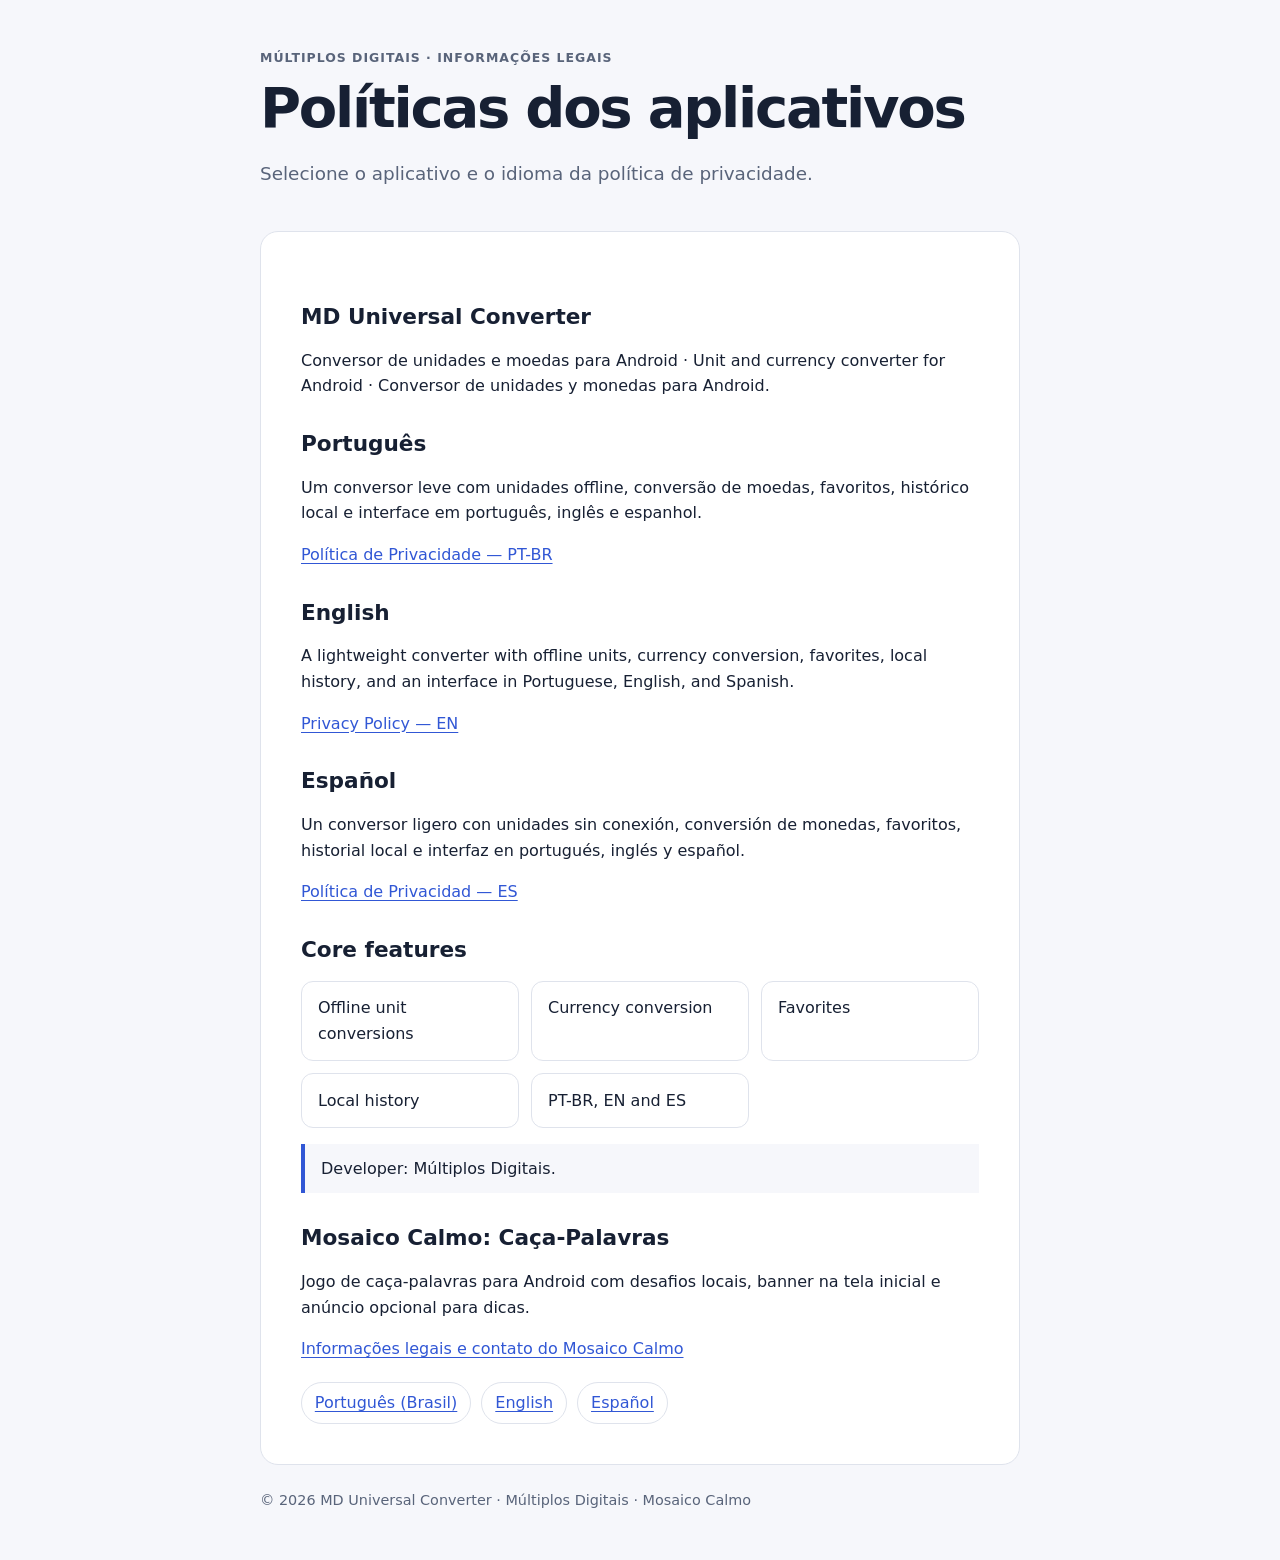
<file: index.html>
<!doctype html>
<html lang="pt-BR">
<head>
  <meta charset="utf-8">
  <meta name="viewport" content="width=device-width, initial-scale=1">
  <meta name="description" content="Informações legais e políticas de privacidade dos aplicativos Múltiplos Digitais.">
  <title>Múltiplos Digitais — Informações legais</title>
  <link rel="stylesheet" href="styles.css">
</head>
<body>
  <header>
    <p class="eyebrow">Múltiplos Digitais · Informações legais</p>
    <h1>Políticas dos aplicativos</h1>
    <p class="lead">Selecione o aplicativo e o idioma da política de privacidade.</p>
  </header>
  <main>
    <h2>MD Universal Converter</h2>
    <p>Conversor de unidades e moedas para Android · Unit and currency converter for Android · Conversor de unidades y monedas para Android.</p>
    <section lang="pt-BR" aria-labelledby="pt-title">
      <h2 id="pt-title">Português</h2>
      <p>Um conversor leve com unidades offline, conversão de moedas, favoritos, histórico local e interface em português, inglês e espanhol.</p>
      <p><a href="privacy/pt-br/">Política de Privacidade — PT-BR</a></p>
    </section>
    <section lang="en" aria-labelledby="en-title">
      <h2 id="en-title">English</h2>
      <p>A lightweight converter with offline units, currency conversion, favorites, local history, and an interface in Portuguese, English, and Spanish.</p>
      <p><a href="privacy/en/">Privacy Policy — EN</a></p>
    </section>
    <section lang="es" aria-labelledby="es-title">
      <h2 id="es-title">Español</h2>
      <p>Un conversor ligero con unidades sin conexión, conversión de monedas, favoritos, historial local e interfaz en portugués, inglés y español.</p>
      <p><a href="privacy/es/">Política de Privacidad — ES</a></p>
    </section>
    <h2>Core features</h2>
    <ul class="feature-list">
      <li>Offline unit conversions</li>
      <li>Currency conversion</li>
      <li>Favorites</li>
      <li>Local history</li>
      <li>PT-BR, EN and ES</li>
    </ul>
    <p class="notice">Developer: Múltiplos Digitais.</p>
    <section aria-labelledby="mosaico-title">
      <h2 id="mosaico-title">Mosaico Calmo: Caça-Palavras</h2>
      <p>Jogo de caça-palavras para Android com desafios locais, banner na tela inicial e anúncio opcional para dicas.</p>
      <p><a href="mosaico-calmo/">Informações legais e contato do Mosaico Calmo</a></p>
      <nav class="language-nav" aria-label="Políticas de privacidade do Mosaico Calmo">
        <a href="mosaico-calmo/privacy/pt-br/" lang="pt-BR">Português (Brasil)</a>
        <a href="mosaico-calmo/privacy/en/" lang="en">English</a>
        <a href="mosaico-calmo/privacy/es/" lang="es">Español</a>
      </nav>
    </section>
  </main>
  <footer>© 2026 MD Universal Converter · Múltiplos Digitais · Mosaico Calmo</footer>
</body>
</html>
</file>
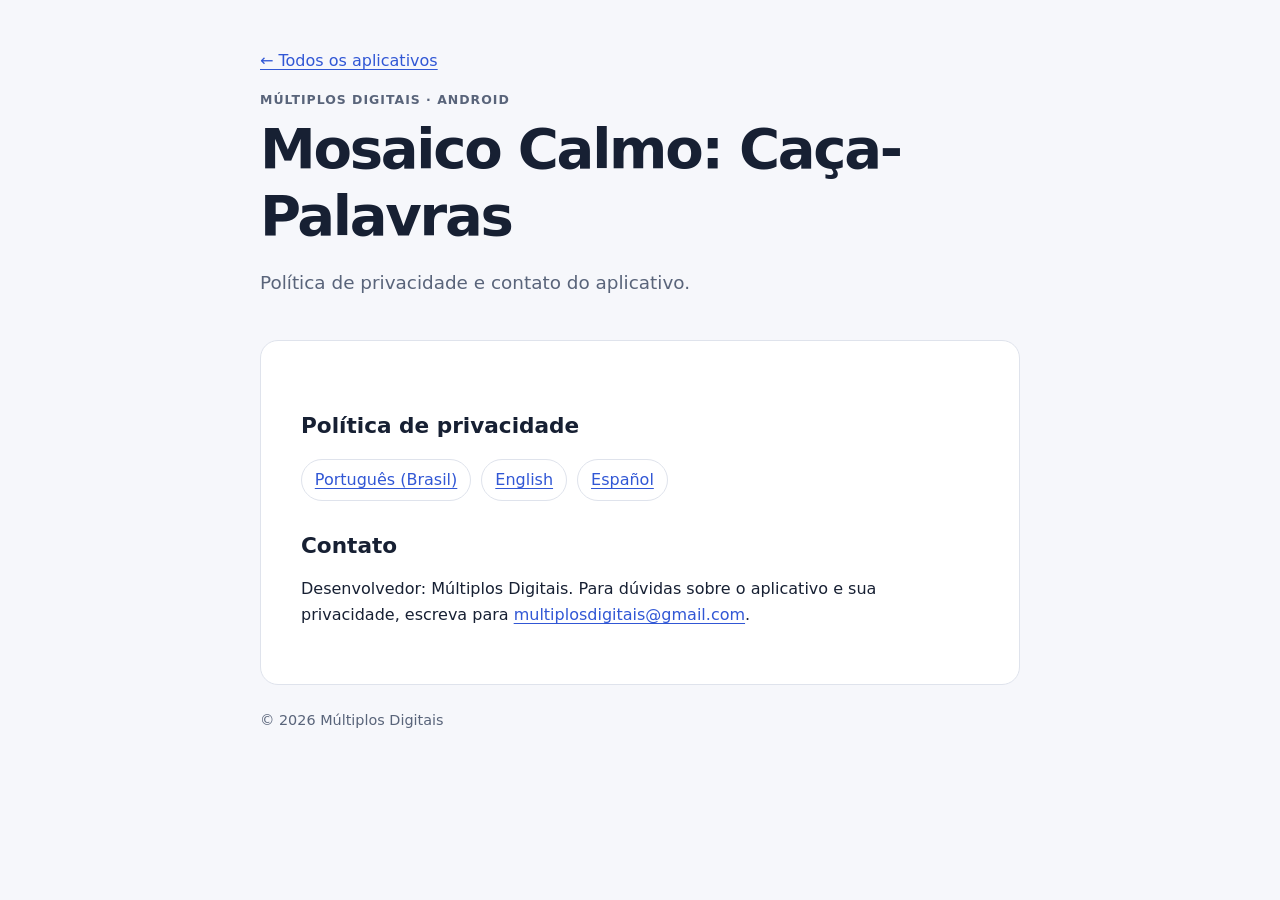
<file: mosaico-calmo/index.html>
<!doctype html>
<html lang="pt-BR">
<head>
  <meta charset="utf-8">
  <meta name="viewport" content="width=device-width, initial-scale=1">
  <meta name="description" content="Informações legais, contato e políticas de privacidade do Mosaico Calmo: Caça-Palavras.">
  <title>Mosaico Calmo: Caça-Palavras — Informações legais</title>
  <link rel="stylesheet" href="../styles.css">
</head>
<body>
  <header>
    <a class="back" href="../">← Todos os aplicativos</a>
    <p class="eyebrow">Múltiplos Digitais · Android</p>
    <h1>Mosaico Calmo: Caça-Palavras</h1>
    <p class="lead">Política de privacidade e contato do aplicativo.</p>
  </header>
  <main>
    <h2>Política de privacidade</h2>
    <nav class="language-nav" aria-label="Escolha o idioma da política de privacidade">
      <a href="privacy/pt-br/" lang="pt-BR">Português (Brasil)</a>
      <a href="privacy/en/" lang="en">English</a>
      <a href="privacy/es/" lang="es">Español</a>
    </nav>
    <h2>Contato</h2>
    <p>Desenvolvedor: Múltiplos Digitais. Para dúvidas sobre o aplicativo e sua privacidade, escreva para <a href="mailto:multiplosdigitais@gmail.com">multiplosdigitais@gmail.com</a>.</p>
  </main>
  <footer>© 2026 Múltiplos Digitais</footer>
</body>
</html>
</file>
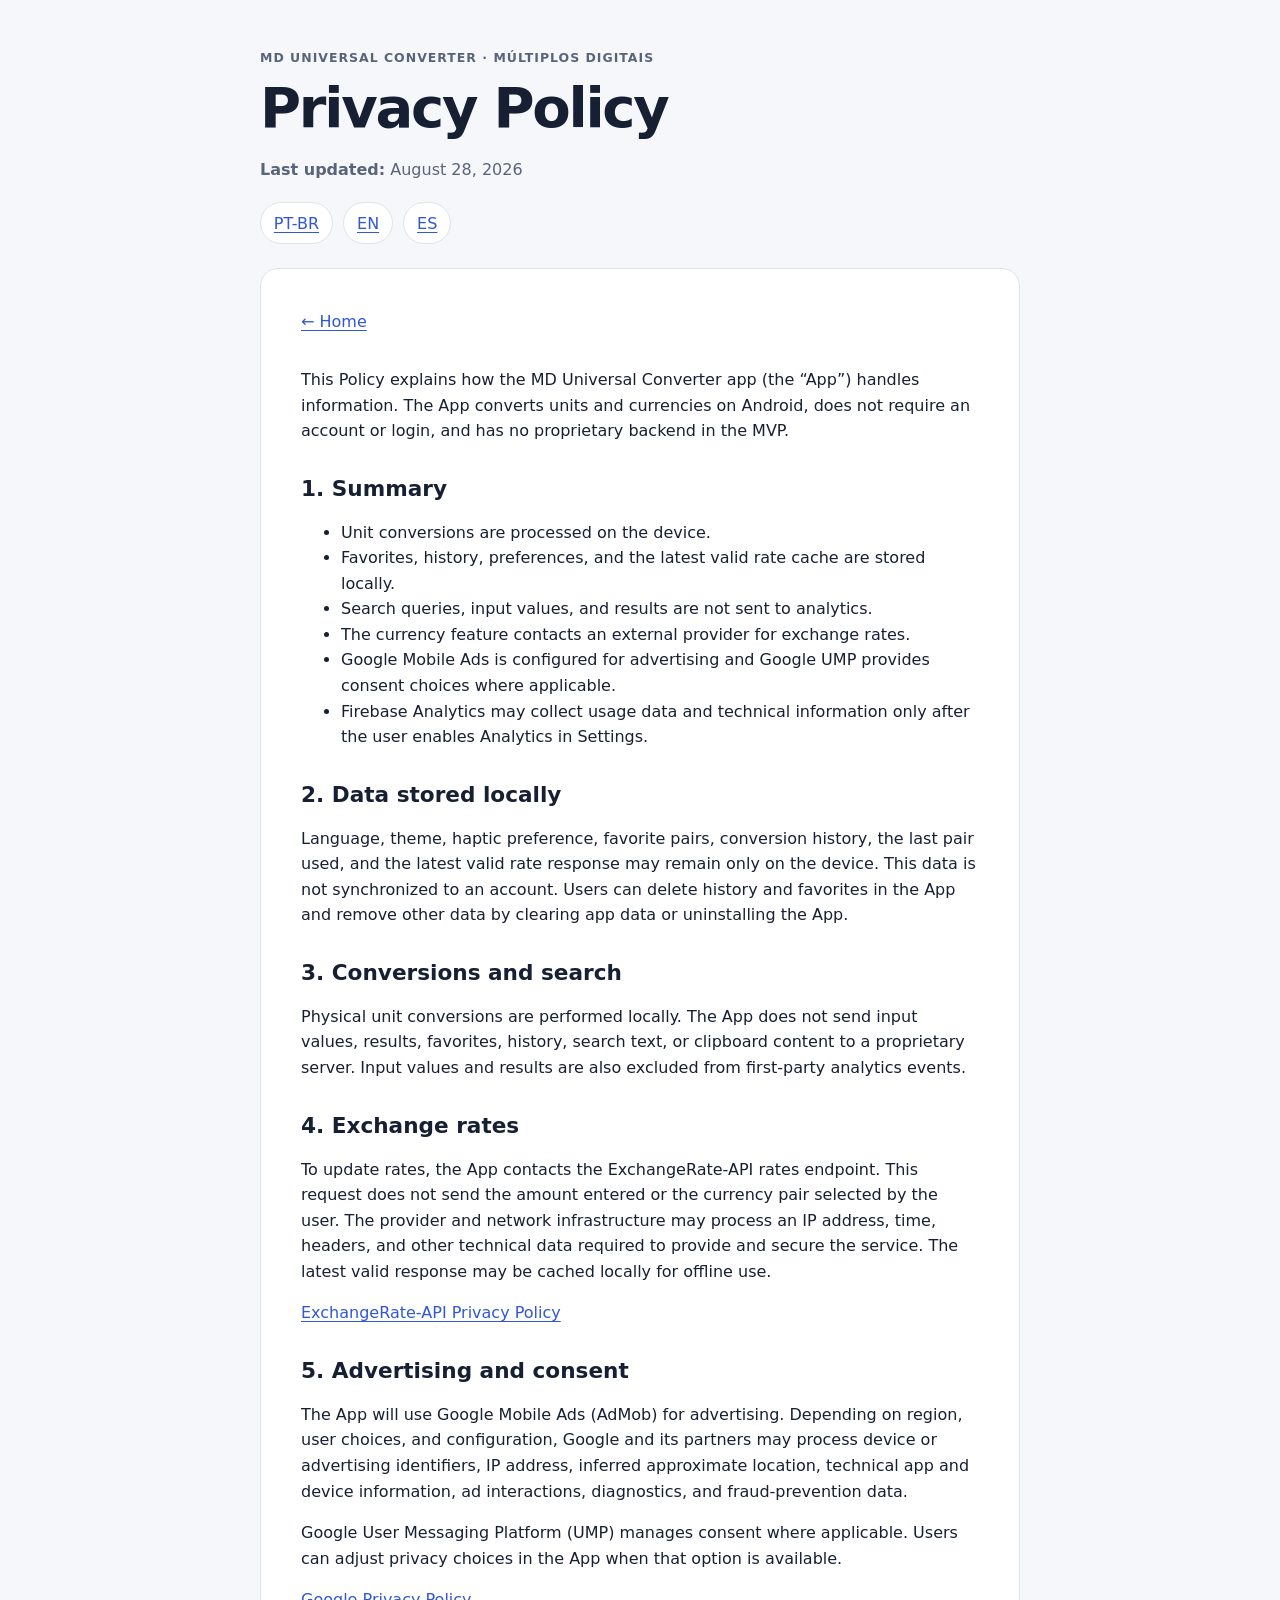
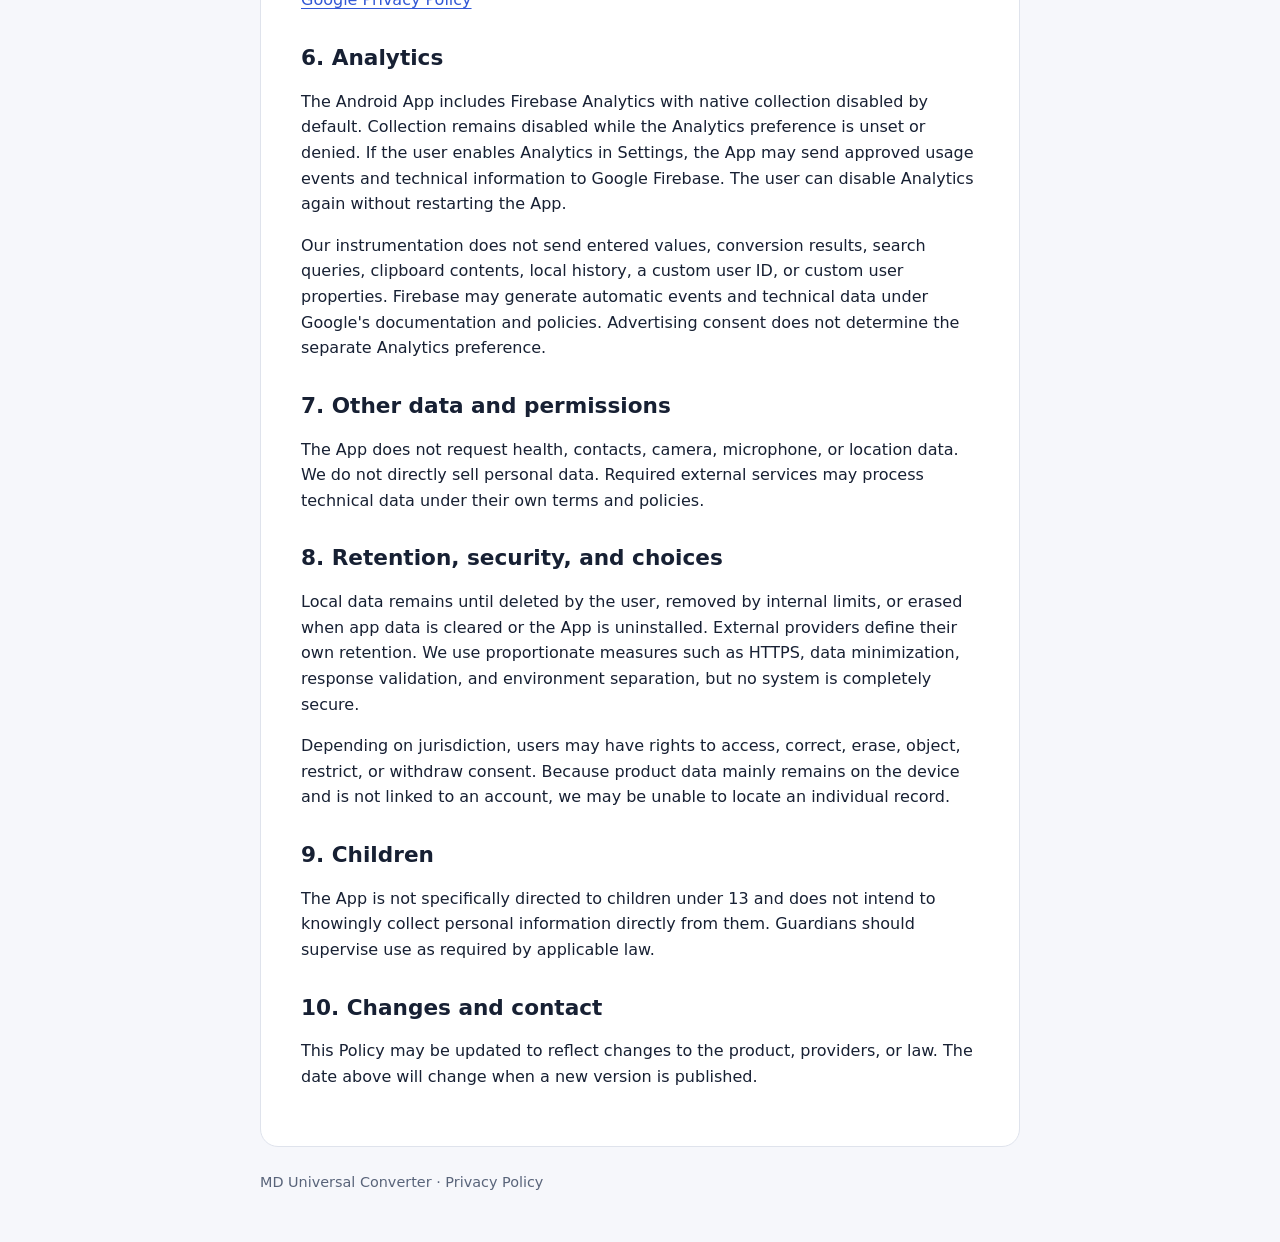
<file: privacy/en/index.html>
<!doctype html>
<html lang="en">
<head>
  <meta charset="utf-8">
  <meta name="viewport" content="width=device-width, initial-scale=1">
  <meta name="description" content="Privacy Policy for the MD Universal Converter Android app.">
  <title>Privacy Policy — MD Universal Converter</title>
  <link rel="stylesheet" href="../../styles.css">
</head>
<body>
  <header>
    <p class="eyebrow">MD Universal Converter · Múltiplos Digitais</p>
    <h1>Privacy Policy</h1>
    <p class="updated"><strong>Last updated:</strong> August 28, 2026</p>
    <nav class="language-nav" aria-label="Policy languages">
      <a href="../pt-br/">PT-BR</a><a href="../en/" aria-current="page">EN</a><a href="../es/">ES</a>
    </nav>
  </header>
  <main>
    <a class="back" href="../../">← Home</a>
    <p>This Policy explains how the MD Universal Converter app (the “App”) handles information. The App converts units and currencies on Android, does not require an account or login, and has no proprietary backend in the MVP.</p>

    <h2>1. Summary</h2>
    <ul>
      <li>Unit conversions are processed on the device.</li>
      <li>Favorites, history, preferences, and the latest valid rate cache are stored locally.</li>
      <li>Search queries, input values, and results are not sent to analytics.</li>
      <li>The currency feature contacts an external provider for exchange rates.</li>
      <li>Google Mobile Ads is configured for advertising and Google UMP provides consent choices where applicable.</li>
      <li>Firebase Analytics may collect usage data and technical information only after the user enables Analytics in Settings.</li>
    </ul>

    <h2>2. Data stored locally</h2>
    <p>Language, theme, haptic preference, favorite pairs, conversion history, the last pair used, and the latest valid rate response may remain only on the device. This data is not synchronized to an account. Users can delete history and favorites in the App and remove other data by clearing app data or uninstalling the App.</p>

    <h2>3. Conversions and search</h2>
    <p>Physical unit conversions are performed locally. The App does not send input values, results, favorites, history, search text, or clipboard content to a proprietary server. Input values and results are also excluded from first-party analytics events.</p>

    <h2>4. Exchange rates</h2>
    <p>To update rates, the App contacts the ExchangeRate-API rates endpoint. This request does not send the amount entered or the currency pair selected by the user. The provider and network infrastructure may process an IP address, time, headers, and other technical data required to provide and secure the service. The latest valid response may be cached locally for offline use.</p>
    <p><a href="https://www.exchangerate-api.com/privacy">ExchangeRate-API Privacy Policy</a></p>

    <h2>5. Advertising and consent</h2>
    <p>The App will use Google Mobile Ads (AdMob) for advertising. Depending on region, user choices, and configuration, Google and its partners may process device or advertising identifiers, IP address, inferred approximate location, technical app and device information, ad interactions, diagnostics, and fraud-prevention data.</p>
    <p>Google User Messaging Platform (UMP) manages consent where applicable. Users can adjust privacy choices in the App when that option is available.</p>
    <p><a href="https://policies.google.com/privacy">Google Privacy Policy</a></p>

    <h2>6. Analytics</h2>
    <p>The Android App includes Firebase Analytics with native collection disabled by default. Collection remains disabled while the Analytics preference is unset or denied. If the user enables Analytics in Settings, the App may send approved usage events and technical information to Google Firebase. The user can disable Analytics again without restarting the App.</p>
    <p>Our instrumentation does not send entered values, conversion results, search queries, clipboard contents, local history, a custom user ID, or custom user properties. Firebase may generate automatic events and technical data under Google's documentation and policies. Advertising consent does not determine the separate Analytics preference.</p>

    <h2>7. Other data and permissions</h2>
    <p>The App does not request health, contacts, camera, microphone, or location data. We do not directly sell personal data. Required external services may process technical data under their own terms and policies.</p>

    <h2>8. Retention, security, and choices</h2>
    <p>Local data remains until deleted by the user, removed by internal limits, or erased when app data is cleared or the App is uninstalled. External providers define their own retention. We use proportionate measures such as HTTPS, data minimization, response validation, and environment separation, but no system is completely secure.</p>
    <p>Depending on jurisdiction, users may have rights to access, correct, erase, object, restrict, or withdraw consent. Because product data mainly remains on the device and is not linked to an account, we may be unable to locate an individual record.</p>

    <h2>9. Children</h2>
    <p>The App is not specifically directed to children under 13 and does not intend to knowingly collect personal information directly from them. Guardians should supervise use as required by applicable law.</p>

    <h2>10. Changes and contact</h2>
    <p>This Policy may be updated to reflect changes to the product, providers, or law. The date above will change when a new version is published.</p>
    <!-- SUPPORT_EMAIL_PENDING: insert the verified support email before release. -->
  </main>
  <footer>MD Universal Converter · Privacy Policy</footer>
</body>
</html>
</file>
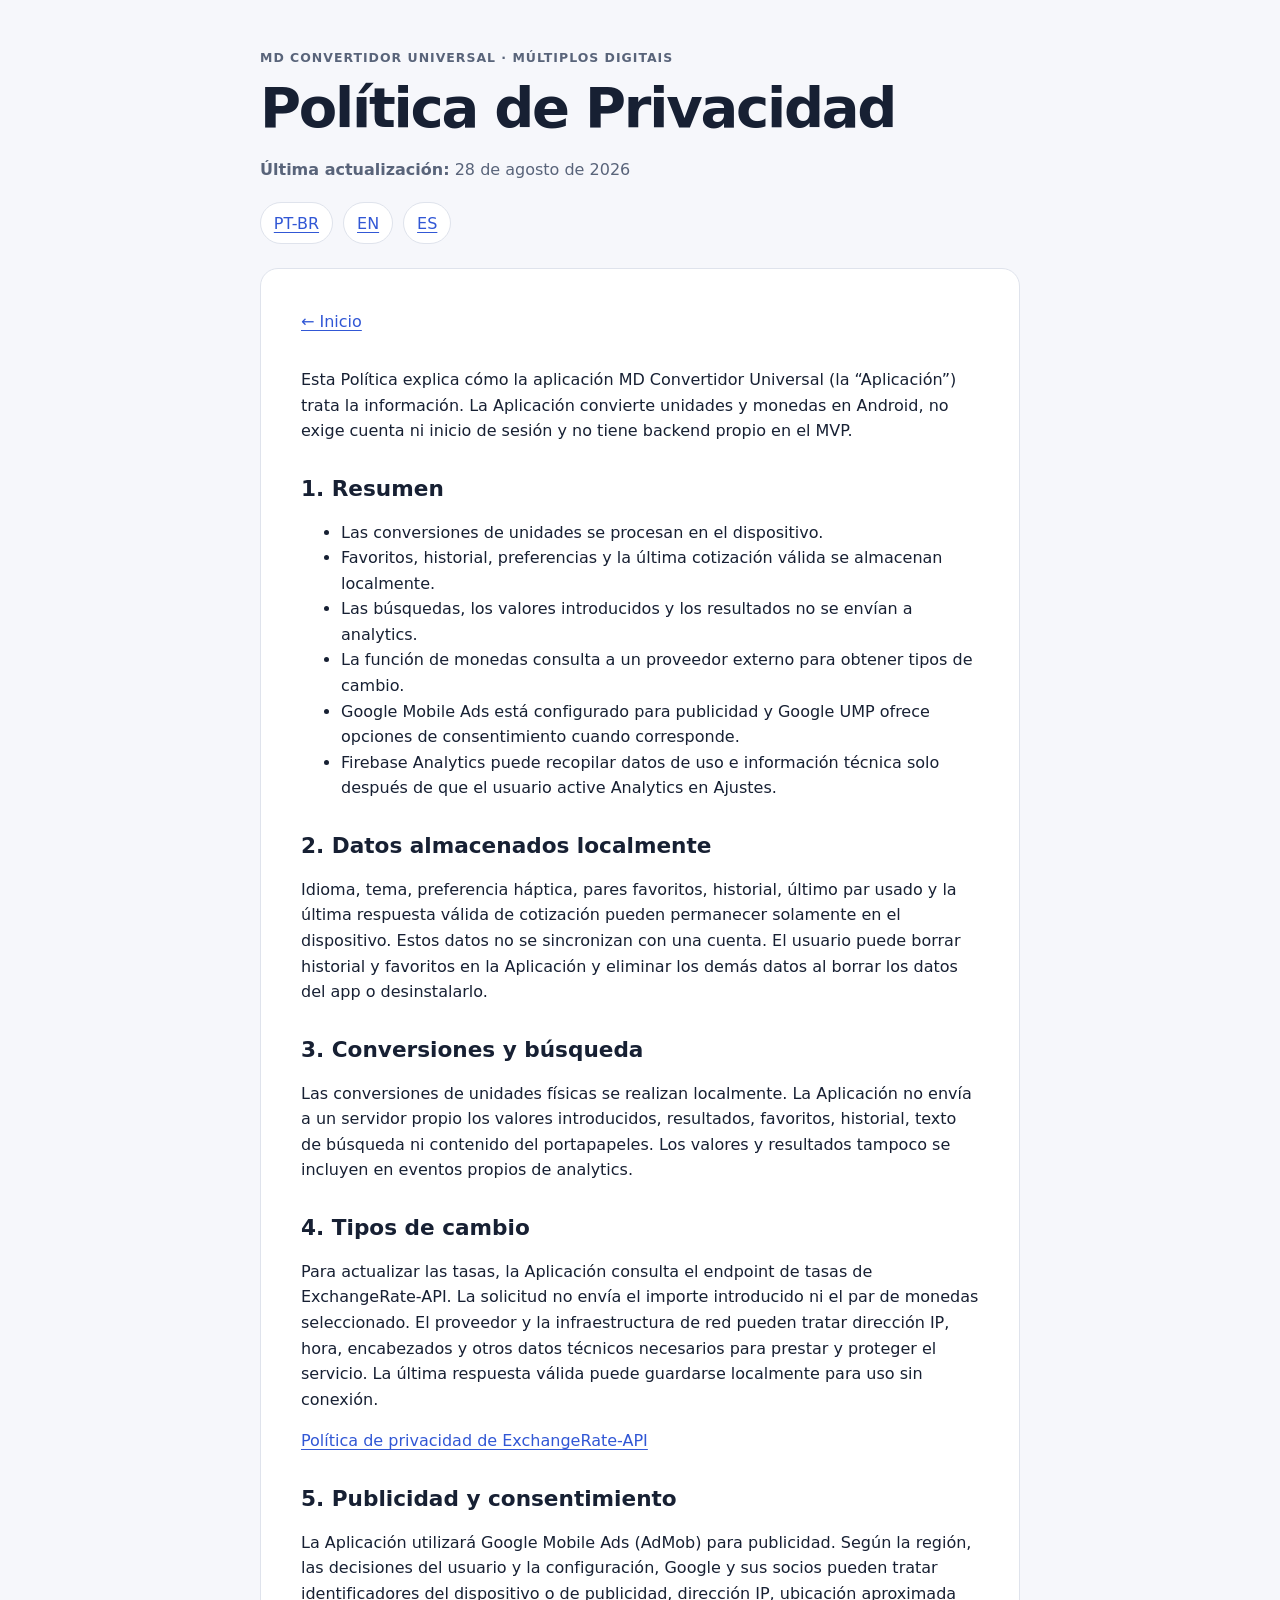
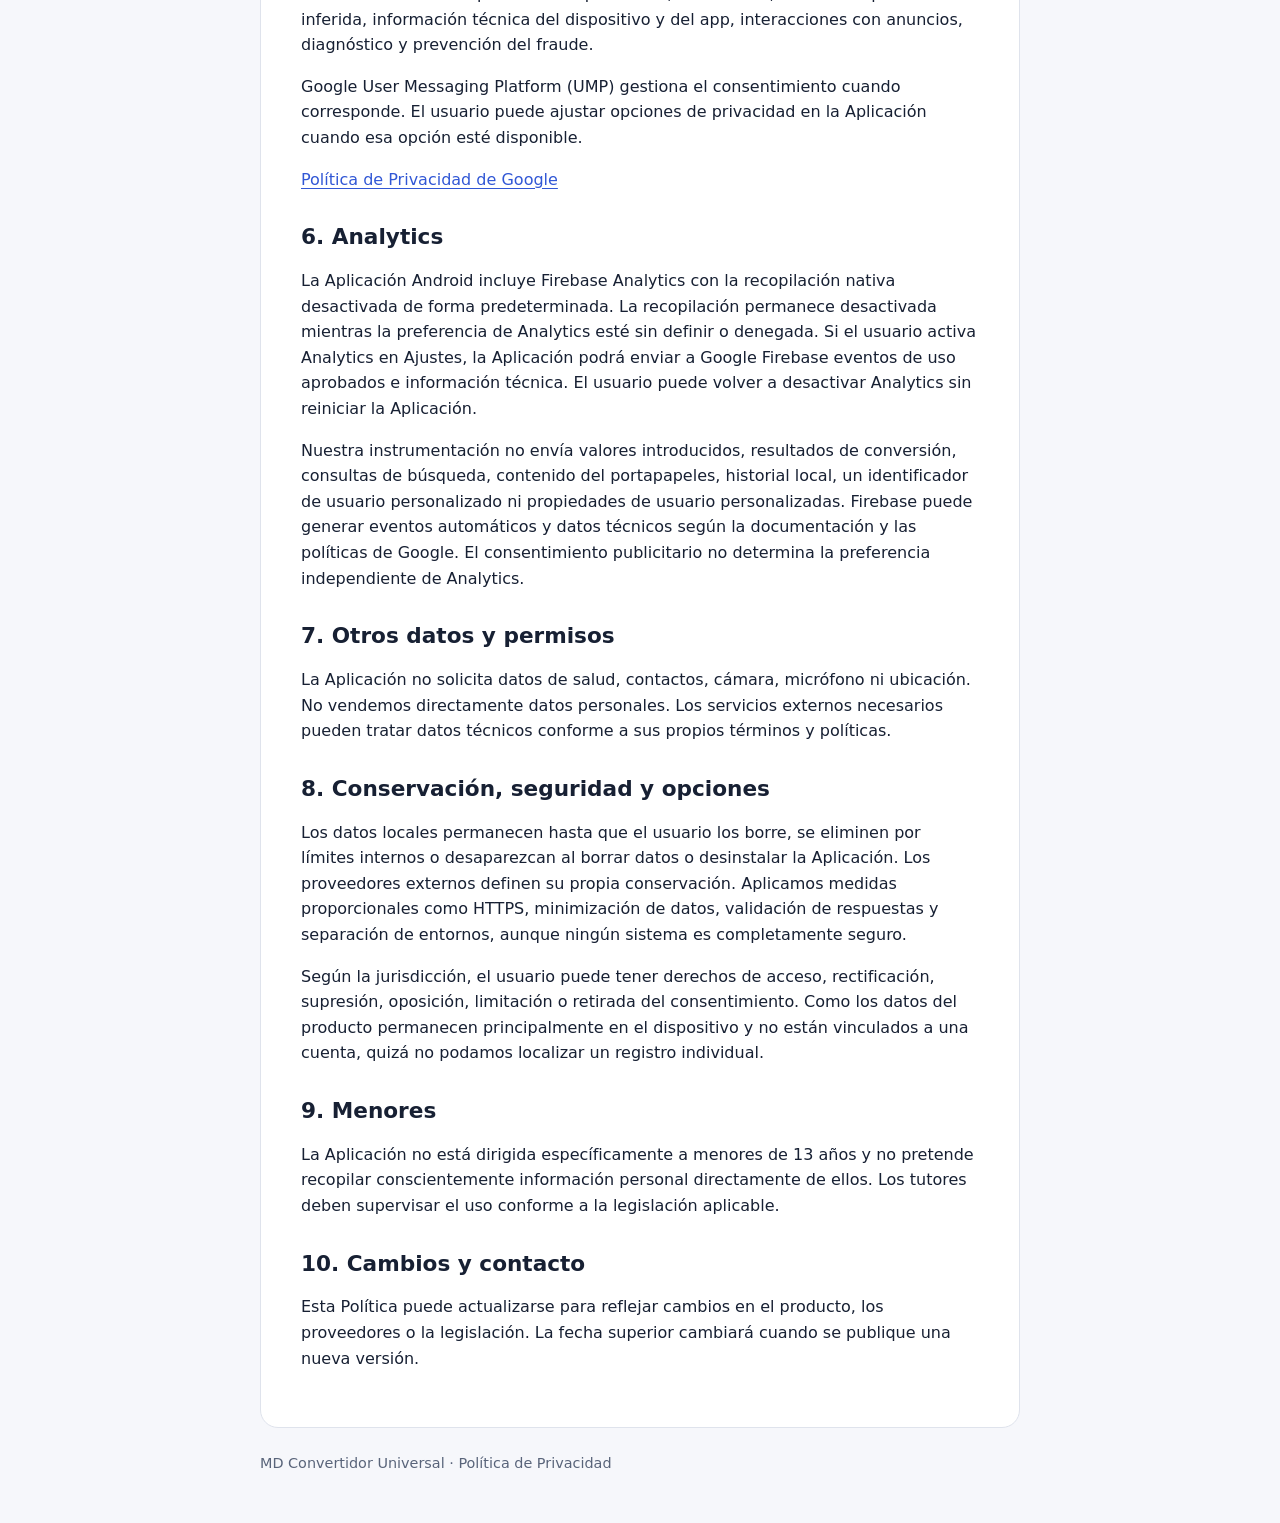
<file: privacy/es/index.html>
<!doctype html>
<html lang="es">
<head>
  <meta charset="utf-8">
  <meta name="viewport" content="width=device-width, initial-scale=1">
  <meta name="description" content="Política de Privacidad de la aplicación MD Convertidor Universal para Android.">
  <title>Política de Privacidad — MD Convertidor Universal</title>
  <link rel="stylesheet" href="../../styles.css">
</head>
<body>
  <header>
    <p class="eyebrow">MD Convertidor Universal · Múltiplos Digitais</p>
    <h1>Política de Privacidad</h1>
    <p class="updated"><strong>Última actualización:</strong> 28 de agosto de 2026</p>
    <nav class="language-nav" aria-label="Idiomas de la política">
      <a href="../pt-br/">PT-BR</a><a href="../en/">EN</a><a href="../es/" aria-current="page">ES</a>
    </nav>
  </header>
  <main>
    <a class="back" href="../../">← Inicio</a>
    <p>Esta Política explica cómo la aplicación MD Convertidor Universal (la “Aplicación”) trata la información. La Aplicación convierte unidades y monedas en Android, no exige cuenta ni inicio de sesión y no tiene backend propio en el MVP.</p>

    <h2>1. Resumen</h2>
    <ul>
      <li>Las conversiones de unidades se procesan en el dispositivo.</li>
      <li>Favoritos, historial, preferencias y la última cotización válida se almacenan localmente.</li>
      <li>Las búsquedas, los valores introducidos y los resultados no se envían a analytics.</li>
      <li>La función de monedas consulta a un proveedor externo para obtener tipos de cambio.</li>
      <li>Google Mobile Ads está configurado para publicidad y Google UMP ofrece opciones de consentimiento cuando corresponde.</li>
      <li>Firebase Analytics puede recopilar datos de uso e información técnica solo después de que el usuario active Analytics en Ajustes.</li>
    </ul>

    <h2>2. Datos almacenados localmente</h2>
    <p>Idioma, tema, preferencia háptica, pares favoritos, historial, último par usado y la última respuesta válida de cotización pueden permanecer solamente en el dispositivo. Estos datos no se sincronizan con una cuenta. El usuario puede borrar historial y favoritos en la Aplicación y eliminar los demás datos al borrar los datos del app o desinstalarlo.</p>

    <h2>3. Conversiones y búsqueda</h2>
    <p>Las conversiones de unidades físicas se realizan localmente. La Aplicación no envía a un servidor propio los valores introducidos, resultados, favoritos, historial, texto de búsqueda ni contenido del portapapeles. Los valores y resultados tampoco se incluyen en eventos propios de analytics.</p>

    <h2>4. Tipos de cambio</h2>
    <p>Para actualizar las tasas, la Aplicación consulta el endpoint de tasas de ExchangeRate-API. La solicitud no envía el importe introducido ni el par de monedas seleccionado. El proveedor y la infraestructura de red pueden tratar dirección IP, hora, encabezados y otros datos técnicos necesarios para prestar y proteger el servicio. La última respuesta válida puede guardarse localmente para uso sin conexión.</p>
    <p><a href="https://www.exchangerate-api.com/privacy">Política de privacidad de ExchangeRate-API</a></p>

    <h2>5. Publicidad y consentimiento</h2>
    <p>La Aplicación utilizará Google Mobile Ads (AdMob) para publicidad. Según la región, las decisiones del usuario y la configuración, Google y sus socios pueden tratar identificadores del dispositivo o de publicidad, dirección IP, ubicación aproximada inferida, información técnica del dispositivo y del app, interacciones con anuncios, diagnóstico y prevención del fraude.</p>
    <p>Google User Messaging Platform (UMP) gestiona el consentimiento cuando corresponde. El usuario puede ajustar opciones de privacidad en la Aplicación cuando esa opción esté disponible.</p>
    <p><a href="https://policies.google.com/privacy">Política de Privacidad de Google</a></p>

    <h2>6. Analytics</h2>
    <p>La Aplicación Android incluye Firebase Analytics con la recopilación nativa desactivada de forma predeterminada. La recopilación permanece desactivada mientras la preferencia de Analytics esté sin definir o denegada. Si el usuario activa Analytics en Ajustes, la Aplicación podrá enviar a Google Firebase eventos de uso aprobados e información técnica. El usuario puede volver a desactivar Analytics sin reiniciar la Aplicación.</p>
    <p>Nuestra instrumentación no envía valores introducidos, resultados de conversión, consultas de búsqueda, contenido del portapapeles, historial local, un identificador de usuario personalizado ni propiedades de usuario personalizadas. Firebase puede generar eventos automáticos y datos técnicos según la documentación y las políticas de Google. El consentimiento publicitario no determina la preferencia independiente de Analytics.</p>

    <h2>7. Otros datos y permisos</h2>
    <p>La Aplicación no solicita datos de salud, contactos, cámara, micrófono ni ubicación. No vendemos directamente datos personales. Los servicios externos necesarios pueden tratar datos técnicos conforme a sus propios términos y políticas.</p>

    <h2>8. Conservación, seguridad y opciones</h2>
    <p>Los datos locales permanecen hasta que el usuario los borre, se eliminen por límites internos o desaparezcan al borrar datos o desinstalar la Aplicación. Los proveedores externos definen su propia conservación. Aplicamos medidas proporcionales como HTTPS, minimización de datos, validación de respuestas y separación de entornos, aunque ningún sistema es completamente seguro.</p>
    <p>Según la jurisdicción, el usuario puede tener derechos de acceso, rectificación, supresión, oposición, limitación o retirada del consentimiento. Como los datos del producto permanecen principalmente en el dispositivo y no están vinculados a una cuenta, quizá no podamos localizar un registro individual.</p>

    <h2>9. Menores</h2>
    <p>La Aplicación no está dirigida específicamente a menores de 13 años y no pretende recopilar conscientemente información personal directamente de ellos. Los tutores deben supervisar el uso conforme a la legislación aplicable.</p>

    <h2>10. Cambios y contacto</h2>
    <p>Esta Política puede actualizarse para reflejar cambios en el producto, los proveedores o la legislación. La fecha superior cambiará cuando se publique una nueva versión.</p>
    <!-- SUPPORT_EMAIL_PENDING: insert the verified support email before release. -->
  </main>
  <footer>MD Convertidor Universal · Política de Privacidad</footer>
</body>
</html>
</file>
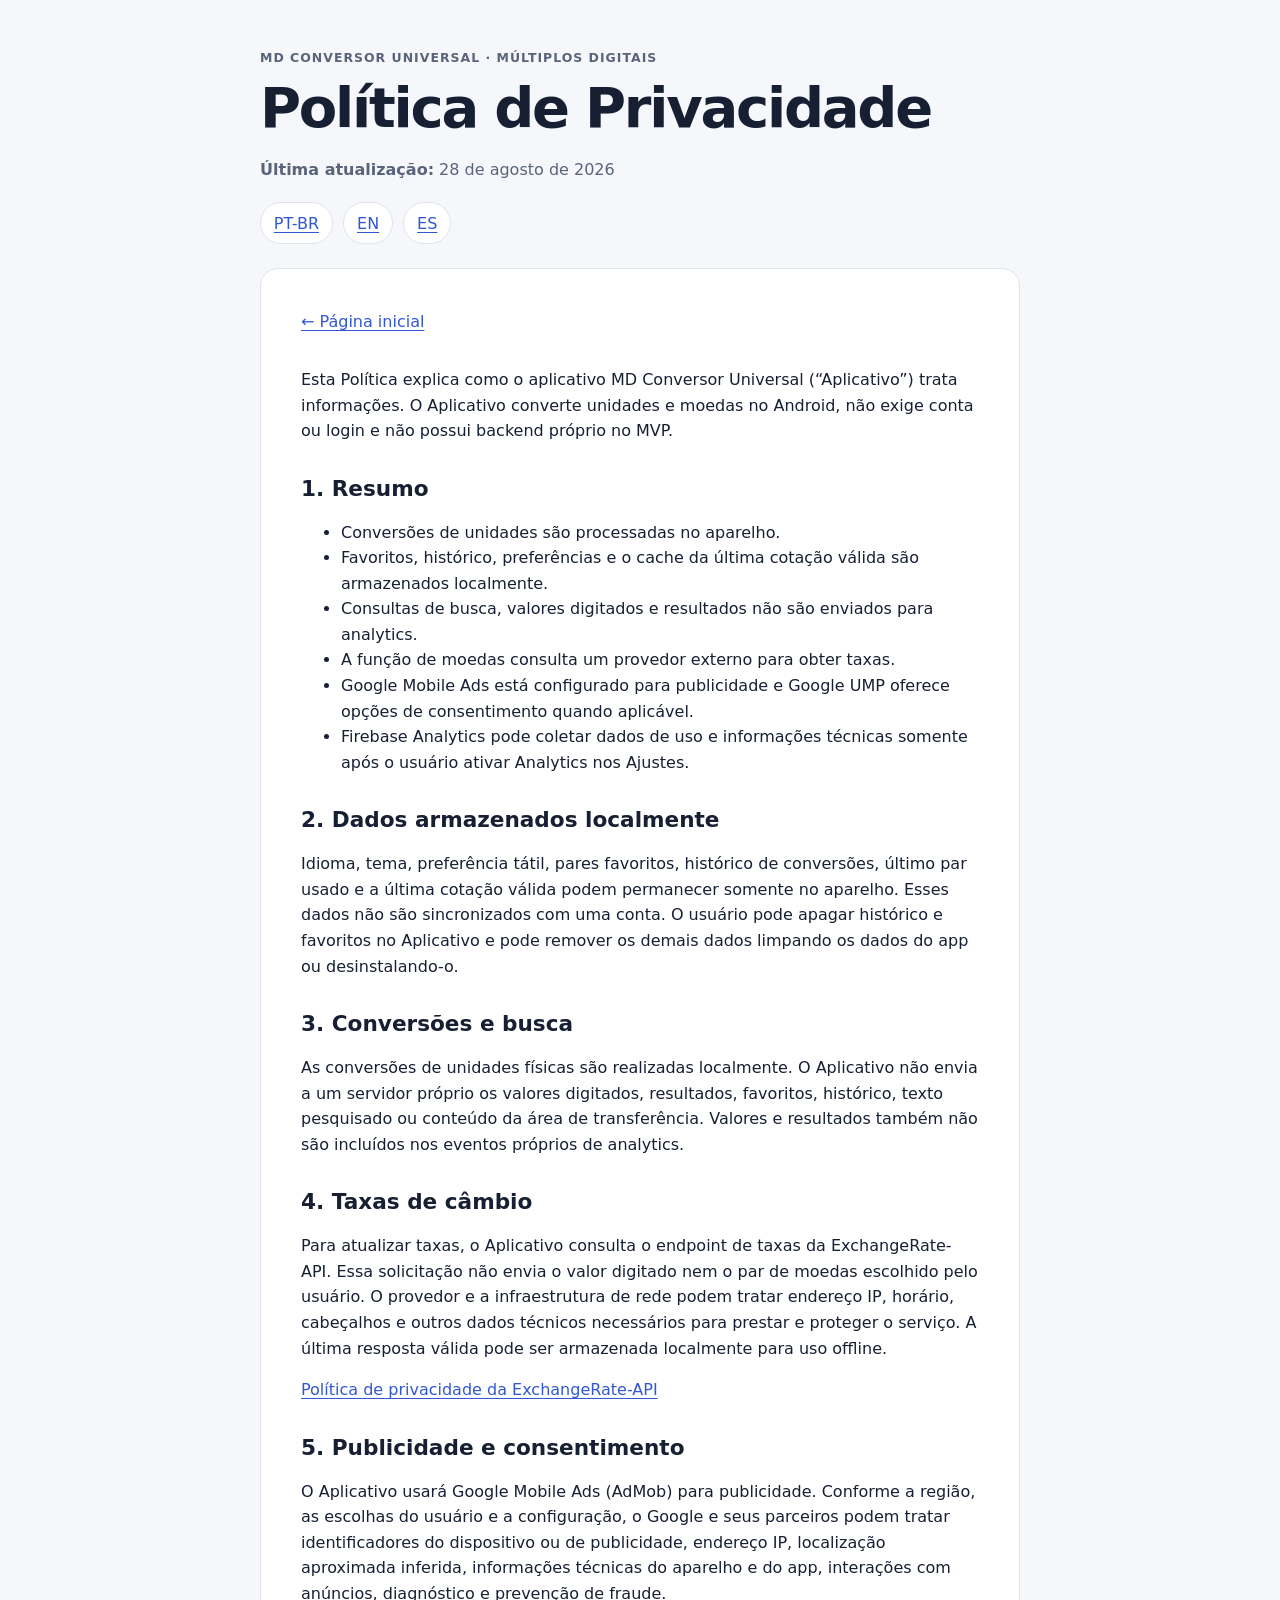
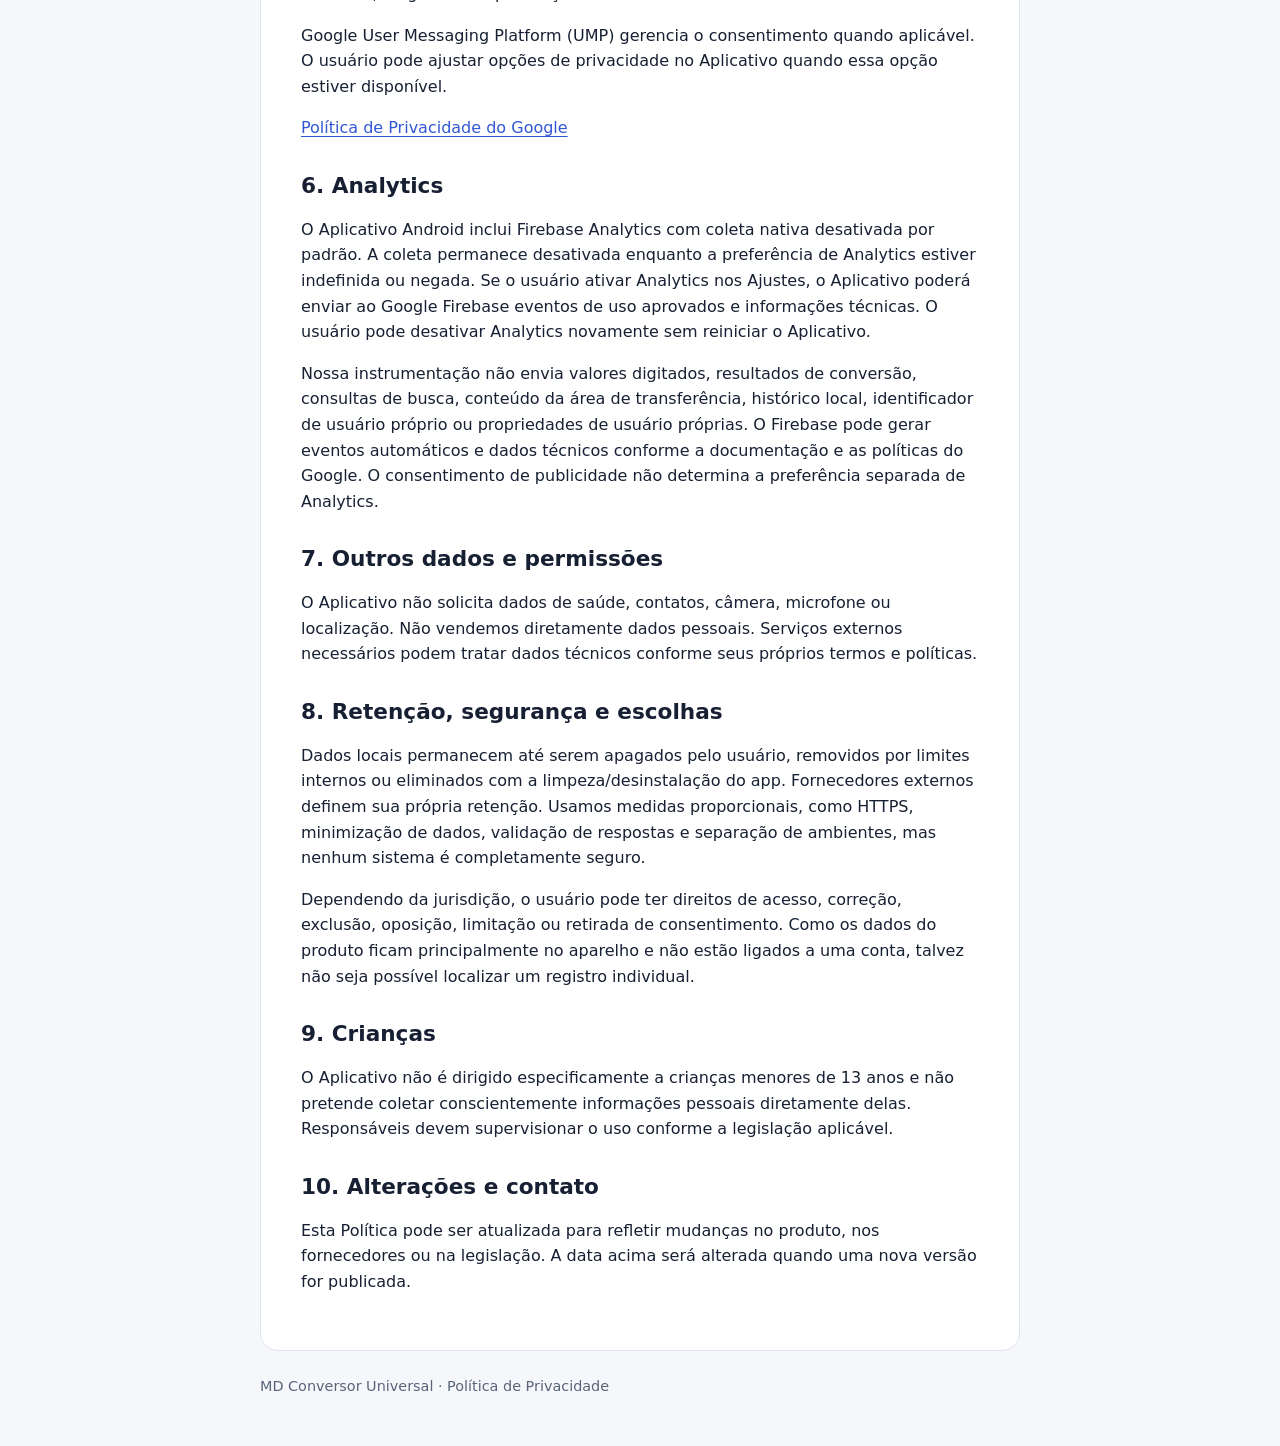
<file: privacy/pt-br/index.html>
<!doctype html>
<html lang="pt-BR">
<head>
  <meta charset="utf-8">
  <meta name="viewport" content="width=device-width, initial-scale=1">
  <meta name="description" content="Política de Privacidade do aplicativo MD Conversor Universal para Android.">
  <title>Política de Privacidade — MD Conversor Universal</title>
  <link rel="stylesheet" href="../../styles.css">
</head>
<body>
  <header>
    <p class="eyebrow">MD Conversor Universal · Múltiplos Digitais</p>
    <h1>Política de Privacidade</h1>
    <p class="updated"><strong>Última atualização:</strong> 28 de agosto de 2026</p>
    <nav class="language-nav" aria-label="Idiomas da política">
      <a href="../pt-br/" aria-current="page">PT-BR</a><a href="../en/">EN</a><a href="../es/">ES</a>
    </nav>
  </header>
  <main>
    <a class="back" href="../../">← Página inicial</a>
    <p>Esta Política explica como o aplicativo MD Conversor Universal (“Aplicativo”) trata informações. O Aplicativo converte unidades e moedas no Android, não exige conta ou login e não possui backend próprio no MVP.</p>

    <h2>1. Resumo</h2>
    <ul>
      <li>Conversões de unidades são processadas no aparelho.</li>
      <li>Favoritos, histórico, preferências e o cache da última cotação válida são armazenados localmente.</li>
      <li>Consultas de busca, valores digitados e resultados não são enviados para analytics.</li>
      <li>A função de moedas consulta um provedor externo para obter taxas.</li>
      <li>Google Mobile Ads está configurado para publicidade e Google UMP oferece opções de consentimento quando aplicável.</li>
      <li>Firebase Analytics pode coletar dados de uso e informações técnicas somente após o usuário ativar Analytics nos Ajustes.</li>
    </ul>

    <h2>2. Dados armazenados localmente</h2>
    <p>Idioma, tema, preferência tátil, pares favoritos, histórico de conversões, último par usado e a última cotação válida podem permanecer somente no aparelho. Esses dados não são sincronizados com uma conta. O usuário pode apagar histórico e favoritos no Aplicativo e pode remover os demais dados limpando os dados do app ou desinstalando-o.</p>

    <h2>3. Conversões e busca</h2>
    <p>As conversões de unidades físicas são realizadas localmente. O Aplicativo não envia a um servidor próprio os valores digitados, resultados, favoritos, histórico, texto pesquisado ou conteúdo da área de transferência. Valores e resultados também não são incluídos nos eventos próprios de analytics.</p>

    <h2>4. Taxas de câmbio</h2>
    <p>Para atualizar taxas, o Aplicativo consulta o endpoint de taxas da ExchangeRate-API. Essa solicitação não envia o valor digitado nem o par de moedas escolhido pelo usuário. O provedor e a infraestrutura de rede podem tratar endereço IP, horário, cabeçalhos e outros dados técnicos necessários para prestar e proteger o serviço. A última resposta válida pode ser armazenada localmente para uso offline.</p>
    <p><a href="https://www.exchangerate-api.com/privacy">Política de privacidade da ExchangeRate-API</a></p>

    <h2>5. Publicidade e consentimento</h2>
    <p>O Aplicativo usará Google Mobile Ads (AdMob) para publicidade. Conforme a região, as escolhas do usuário e a configuração, o Google e seus parceiros podem tratar identificadores do dispositivo ou de publicidade, endereço IP, localização aproximada inferida, informações técnicas do aparelho e do app, interações com anúncios, diagnóstico e prevenção de fraude.</p>
    <p>Google User Messaging Platform (UMP) gerencia o consentimento quando aplicável. O usuário pode ajustar opções de privacidade no Aplicativo quando essa opção estiver disponível.</p>
    <p><a href="https://policies.google.com/privacy">Política de Privacidade do Google</a></p>

    <h2>6. Analytics</h2>
    <p>O Aplicativo Android inclui Firebase Analytics com coleta nativa desativada por padrão. A coleta permanece desativada enquanto a preferência de Analytics estiver indefinida ou negada. Se o usuário ativar Analytics nos Ajustes, o Aplicativo poderá enviar ao Google Firebase eventos de uso aprovados e informações técnicas. O usuário pode desativar Analytics novamente sem reiniciar o Aplicativo.</p>
    <p>Nossa instrumentação não envia valores digitados, resultados de conversão, consultas de busca, conteúdo da área de transferência, histórico local, identificador de usuário próprio ou propriedades de usuário próprias. O Firebase pode gerar eventos automáticos e dados técnicos conforme a documentação e as políticas do Google. O consentimento de publicidade não determina a preferência separada de Analytics.</p>

    <h2>7. Outros dados e permissões</h2>
    <p>O Aplicativo não solicita dados de saúde, contatos, câmera, microfone ou localização. Não vendemos diretamente dados pessoais. Serviços externos necessários podem tratar dados técnicos conforme seus próprios termos e políticas.</p>

    <h2>8. Retenção, segurança e escolhas</h2>
    <p>Dados locais permanecem até serem apagados pelo usuário, removidos por limites internos ou eliminados com a limpeza/desinstalação do app. Fornecedores externos definem sua própria retenção. Usamos medidas proporcionais, como HTTPS, minimização de dados, validação de respostas e separação de ambientes, mas nenhum sistema é completamente seguro.</p>
    <p>Dependendo da jurisdição, o usuário pode ter direitos de acesso, correção, exclusão, oposição, limitação ou retirada de consentimento. Como os dados do produto ficam principalmente no aparelho e não estão ligados a uma conta, talvez não seja possível localizar um registro individual.</p>

    <h2>9. Crianças</h2>
    <p>O Aplicativo não é dirigido especificamente a crianças menores de 13 anos e não pretende coletar conscientemente informações pessoais diretamente delas. Responsáveis devem supervisionar o uso conforme a legislação aplicável.</p>

    <h2>10. Alterações e contato</h2>
    <p>Esta Política pode ser atualizada para refletir mudanças no produto, nos fornecedores ou na legislação. A data acima será alterada quando uma nova versão for publicada.</p>
    <!-- SUPPORT_EMAIL_PENDING: insert the verified support email before release. -->
  </main>
  <footer>MD Conversor Universal · Política de Privacidade</footer>
</body>
</html>
</file>
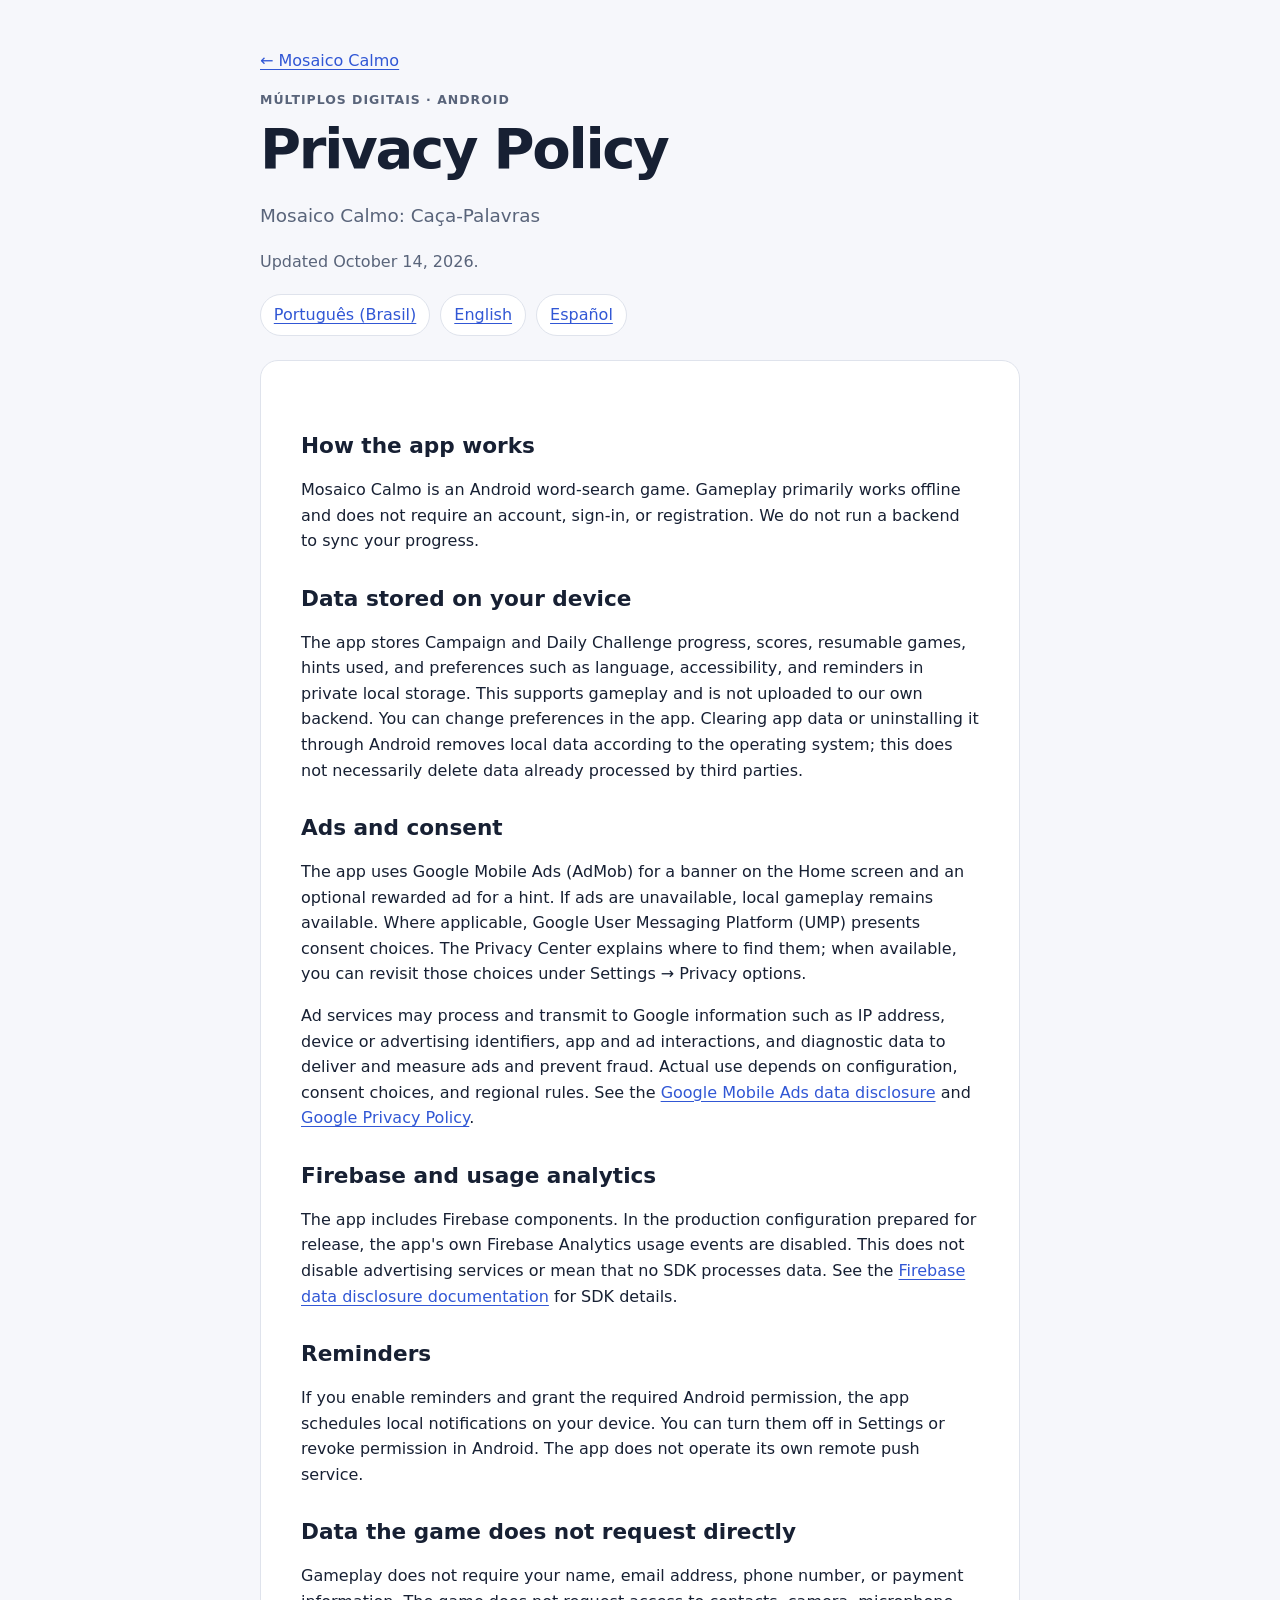
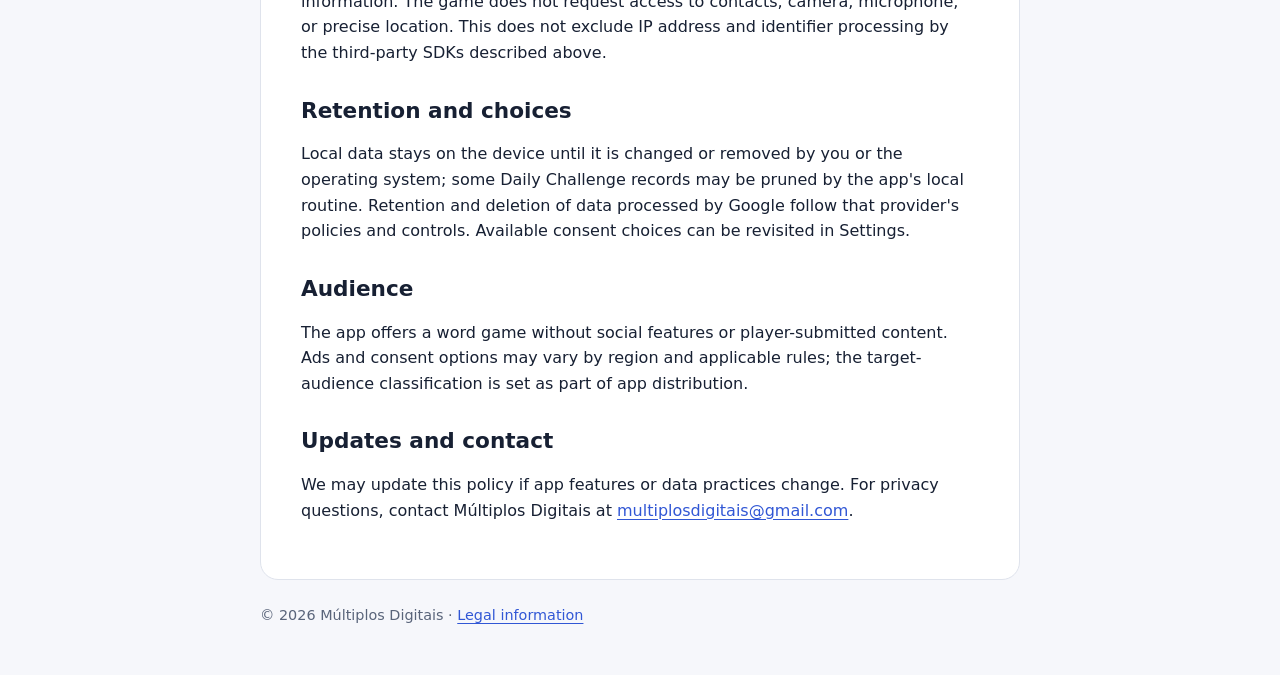
<file: mosaico-calmo/privacy/en/index.html>
<!doctype html>
<html lang="en">
<head>
  <meta charset="utf-8">
  <meta name="viewport" content="width=device-width, initial-scale=1">
  <meta name="description" content="Privacy policy for Mosaico Calmo: Caça-Palavras on Android.">
  <title>Privacy Policy — Mosaico Calmo: Caça-Palavras</title>
  <link rel="stylesheet" href="../../../styles.css">
</head>
<body>
  <header>
    <a class="back" href="../../">← Mosaico Calmo</a>
    <p class="eyebrow">Múltiplos Digitais · Android</p>
    <h1>Privacy Policy</h1>
    <p class="lead">Mosaico Calmo: Caça-Palavras</p>
    <p class="updated">Updated October 14, 2026.</p>
    <nav class="language-nav" aria-label="Policy language">
      <a href="../pt-br/" lang="pt-BR">Português (Brasil)</a>
      <a href="../en/" aria-current="page">English</a>
      <a href="../es/" lang="es">Español</a>
    </nav>
  </header>
  <main>
    <h2>How the app works</h2>
    <p>Mosaico Calmo is an Android word-search game. Gameplay primarily works offline and does not require an account, sign-in, or registration. We do not run a backend to sync your progress.</p>
    <h2>Data stored on your device</h2>
    <p>The app stores Campaign and Daily Challenge progress, scores, resumable games, hints used, and preferences such as language, accessibility, and reminders in private local storage. This supports gameplay and is not uploaded to our own backend. You can change preferences in the app. Clearing app data or uninstalling it through Android removes local data according to the operating system; this does not necessarily delete data already processed by third parties.</p>
    <h2>Ads and consent</h2>
    <p>The app uses Google Mobile Ads (AdMob) for a banner on the Home screen and an optional rewarded ad for a hint. If ads are unavailable, local gameplay remains available. Where applicable, Google User Messaging Platform (UMP) presents consent choices. The Privacy Center explains where to find them; when available, you can revisit those choices under Settings → Privacy options.</p>
    <p>Ad services may process and transmit to Google information such as IP address, device or advertising identifiers, app and ad interactions, and diagnostic data to deliver and measure ads and prevent fraud. Actual use depends on configuration, consent choices, and regional rules. See the <a href="https://developers.google.com/admob/android/privacy/play-data-disclosure">Google Mobile Ads data disclosure</a> and <a href="https://policies.google.com/privacy">Google Privacy Policy</a>.</p>
    <h2>Firebase and usage analytics</h2>
    <p>The app includes Firebase components. In the production configuration prepared for release, the app's own Firebase Analytics usage events are disabled. This does not disable advertising services or mean that no SDK processes data. See the <a href="https://firebase.google.com/docs/android/play-data-disclosure">Firebase data disclosure documentation</a> for SDK details.</p>
    <h2>Reminders</h2>
    <p>If you enable reminders and grant the required Android permission, the app schedules local notifications on your device. You can turn them off in Settings or revoke permission in Android. The app does not operate its own remote push service.</p>
    <h2>Data the game does not request directly</h2>
    <p>Gameplay does not require your name, email address, phone number, or payment information. The game does not request access to contacts, camera, microphone, or precise location. This does not exclude IP address and identifier processing by the third-party SDKs described above.</p>
    <h2>Retention and choices</h2>
    <p>Local data stays on the device until it is changed or removed by you or the operating system; some Daily Challenge records may be pruned by the app's local routine. Retention and deletion of data processed by Google follow that provider's policies and controls. Available consent choices can be revisited in Settings.</p>
    <h2>Audience</h2>
    <p>The app offers a word game without social features or player-submitted content. Ads and consent options may vary by region and applicable rules; the target-audience classification is set as part of app distribution.</p>
    <h2>Updates and contact</h2>
    <p>We may update this policy if app features or data practices change. For privacy questions, contact Múltiplos Digitais at <a href="mailto:multiplosdigitais@gmail.com">multiplosdigitais@gmail.com</a>.</p>
  </main>
  <footer>© 2026 Múltiplos Digitais · <a href="../../../">Legal information</a></footer>
</body>
</html>
</file>
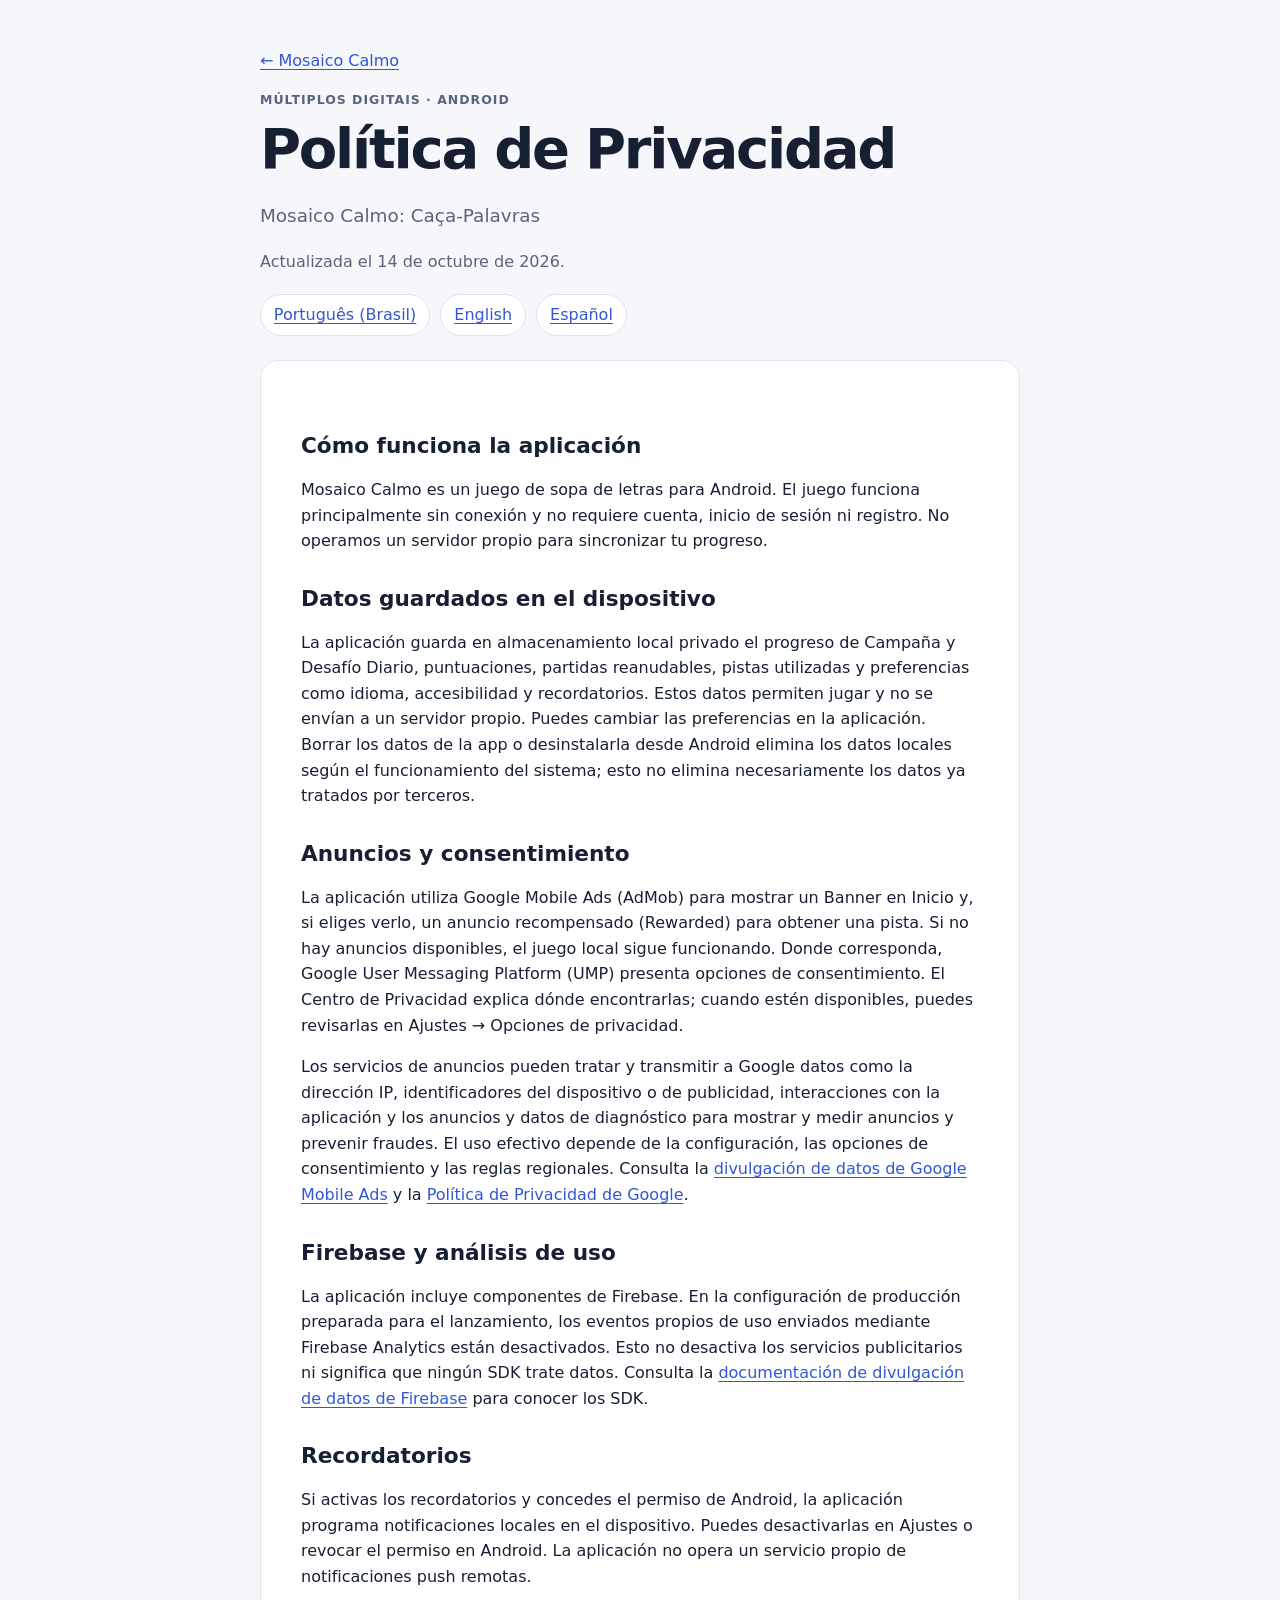
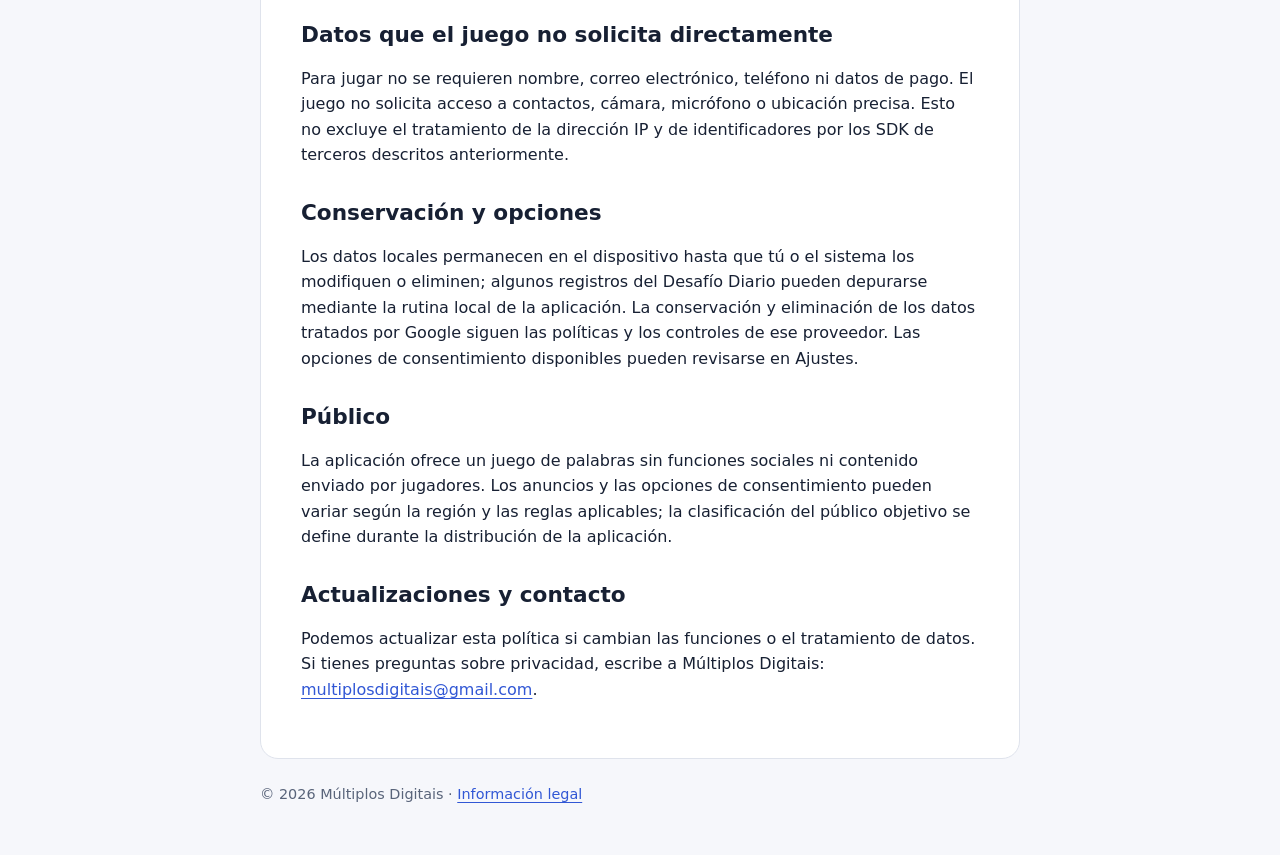
<file: mosaico-calmo/privacy/es/index.html>
<!doctype html>
<html lang="es">
<head>
  <meta charset="utf-8">
  <meta name="viewport" content="width=device-width, initial-scale=1">
  <meta name="description" content="Política de privacidad de Mosaico Calmo: Caça-Palavras para Android.">
  <title>Política de Privacidad — Mosaico Calmo: Caça-Palavras</title>
  <link rel="stylesheet" href="../../../styles.css">
</head>
<body>
  <header>
    <a class="back" href="../../">← Mosaico Calmo</a>
    <p class="eyebrow">Múltiplos Digitais · Android</p>
    <h1>Política de Privacidad</h1>
    <p class="lead">Mosaico Calmo: Caça-Palavras</p>
    <p class="updated">Actualizada el 14 de octubre de 2026.</p>
    <nav class="language-nav" aria-label="Idioma de la política">
      <a href="../pt-br/" lang="pt-BR">Português (Brasil)</a>
      <a href="../en/" lang="en">English</a>
      <a href="../es/" aria-current="page">Español</a>
    </nav>
  </header>
  <main>
    <h2>Cómo funciona la aplicación</h2>
    <p>Mosaico Calmo es un juego de sopa de letras para Android. El juego funciona principalmente sin conexión y no requiere cuenta, inicio de sesión ni registro. No operamos un servidor propio para sincronizar tu progreso.</p>
    <h2>Datos guardados en el dispositivo</h2>
    <p>La aplicación guarda en almacenamiento local privado el progreso de Campaña y Desafío Diario, puntuaciones, partidas reanudables, pistas utilizadas y preferencias como idioma, accesibilidad y recordatorios. Estos datos permiten jugar y no se envían a un servidor propio. Puedes cambiar las preferencias en la aplicación. Borrar los datos de la app o desinstalarla desde Android elimina los datos locales según el funcionamiento del sistema; esto no elimina necesariamente los datos ya tratados por terceros.</p>
    <h2>Anuncios y consentimiento</h2>
    <p>La aplicación utiliza Google Mobile Ads (AdMob) para mostrar un Banner en Inicio y, si eliges verlo, un anuncio recompensado (Rewarded) para obtener una pista. Si no hay anuncios disponibles, el juego local sigue funcionando. Donde corresponda, Google User Messaging Platform (UMP) presenta opciones de consentimiento. El Centro de Privacidad explica dónde encontrarlas; cuando estén disponibles, puedes revisarlas en Ajustes → Opciones de privacidad.</p>
    <p>Los servicios de anuncios pueden tratar y transmitir a Google datos como la dirección IP, identificadores del dispositivo o de publicidad, interacciones con la aplicación y los anuncios y datos de diagnóstico para mostrar y medir anuncios y prevenir fraudes. El uso efectivo depende de la configuración, las opciones de consentimiento y las reglas regionales. Consulta la <a href="https://developers.google.com/admob/android/privacy/play-data-disclosure">divulgación de datos de Google Mobile Ads</a> y la <a href="https://policies.google.com/privacy">Política de Privacidad de Google</a>.</p>
    <h2>Firebase y análisis de uso</h2>
    <p>La aplicación incluye componentes de Firebase. En la configuración de producción preparada para el lanzamiento, los eventos propios de uso enviados mediante Firebase Analytics están desactivados. Esto no desactiva los servicios publicitarios ni significa que ningún SDK trate datos. Consulta la <a href="https://firebase.google.com/docs/android/play-data-disclosure">documentación de divulgación de datos de Firebase</a> para conocer los SDK.</p>
    <h2>Recordatorios</h2>
    <p>Si activas los recordatorios y concedes el permiso de Android, la aplicación programa notificaciones locales en el dispositivo. Puedes desactivarlas en Ajustes o revocar el permiso en Android. La aplicación no opera un servicio propio de notificaciones push remotas.</p>
    <h2>Datos que el juego no solicita directamente</h2>
    <p>Para jugar no se requieren nombre, correo electrónico, teléfono ni datos de pago. El juego no solicita acceso a contactos, cámara, micrófono o ubicación precisa. Esto no excluye el tratamiento de la dirección IP y de identificadores por los SDK de terceros descritos anteriormente.</p>
    <h2>Conservación y opciones</h2>
    <p>Los datos locales permanecen en el dispositivo hasta que tú o el sistema los modifiquen o eliminen; algunos registros del Desafío Diario pueden depurarse mediante la rutina local de la aplicación. La conservación y eliminación de los datos tratados por Google siguen las políticas y los controles de ese proveedor. Las opciones de consentimiento disponibles pueden revisarse en Ajustes.</p>
    <h2>Público</h2>
    <p>La aplicación ofrece un juego de palabras sin funciones sociales ni contenido enviado por jugadores. Los anuncios y las opciones de consentimiento pueden variar según la región y las reglas aplicables; la clasificación del público objetivo se define durante la distribución de la aplicación.</p>
    <h2>Actualizaciones y contacto</h2>
    <p>Podemos actualizar esta política si cambian las funciones o el tratamiento de datos. Si tienes preguntas sobre privacidad, escribe a Múltiplos Digitais: <a href="mailto:multiplosdigitais@gmail.com">multiplosdigitais@gmail.com</a>.</p>
  </main>
  <footer>© 2026 Múltiplos Digitais · <a href="../../../">Información legal</a></footer>
</body>
</html>
</file>
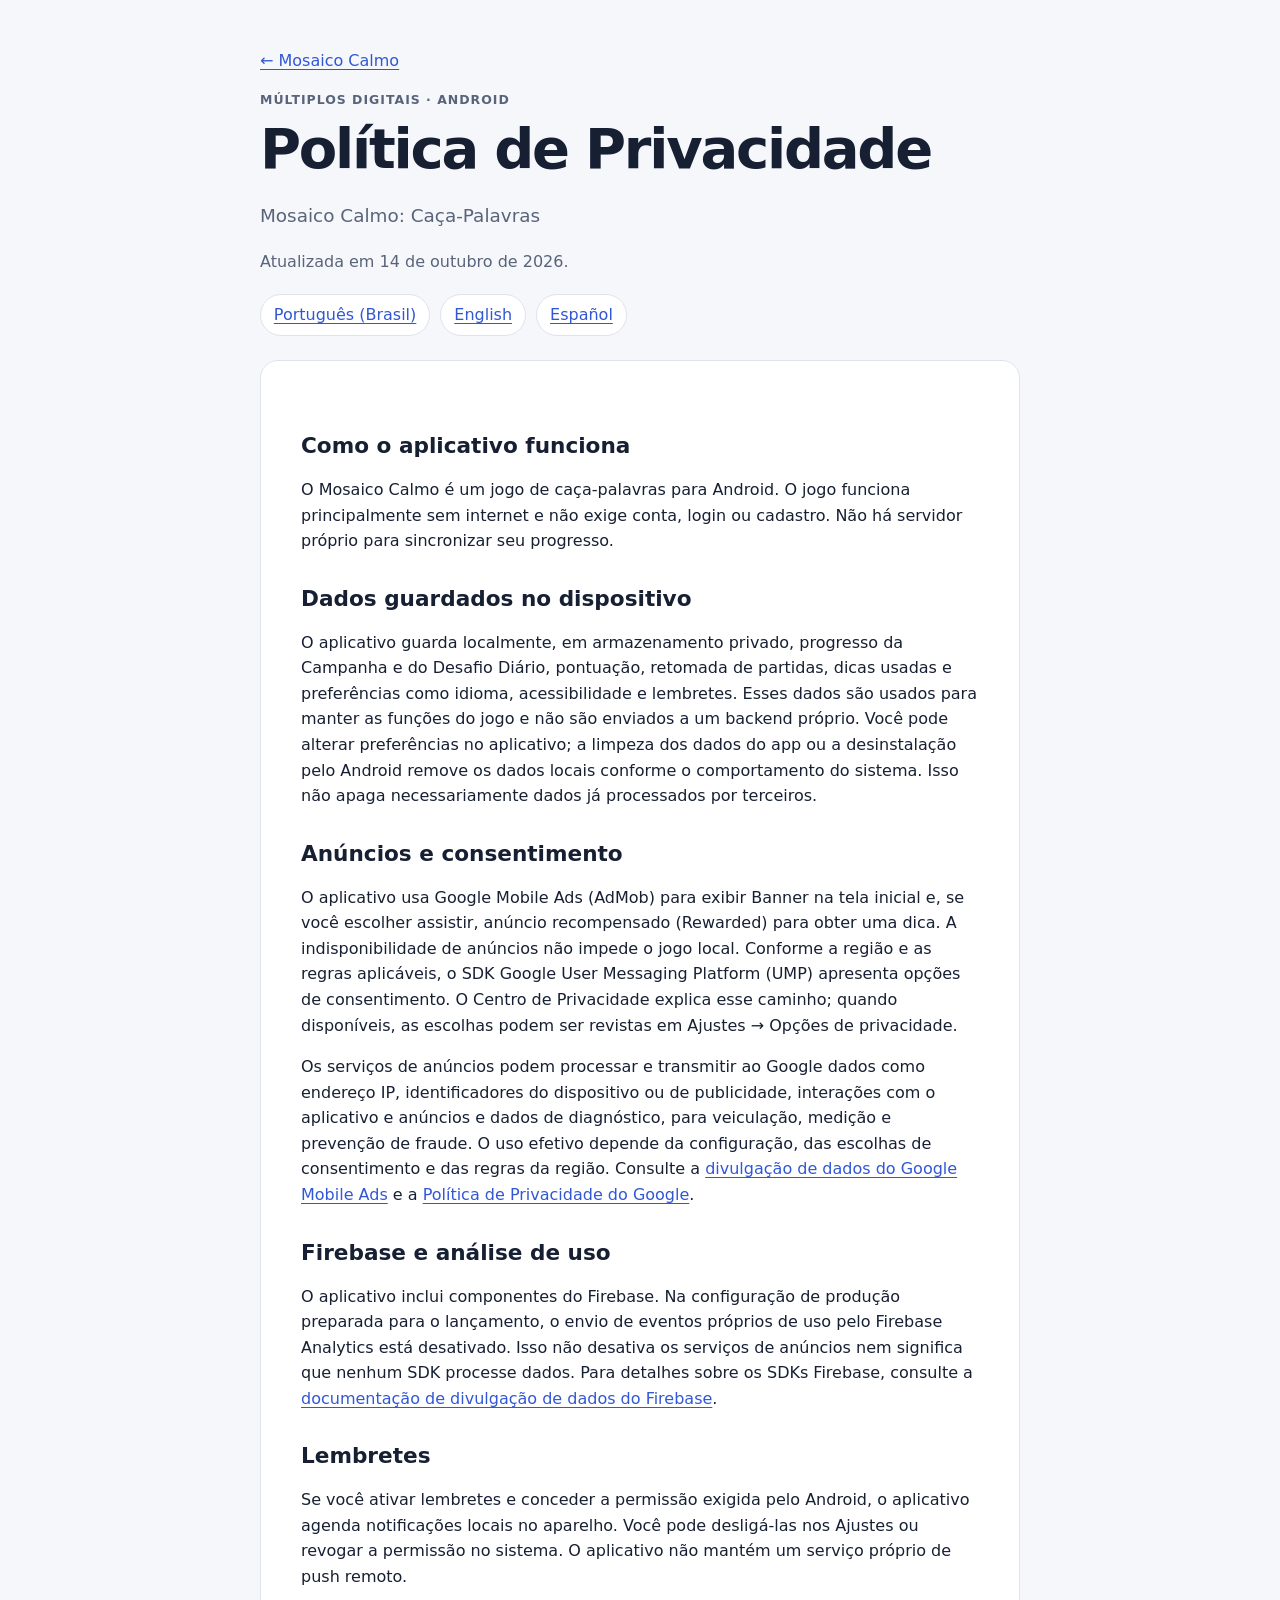
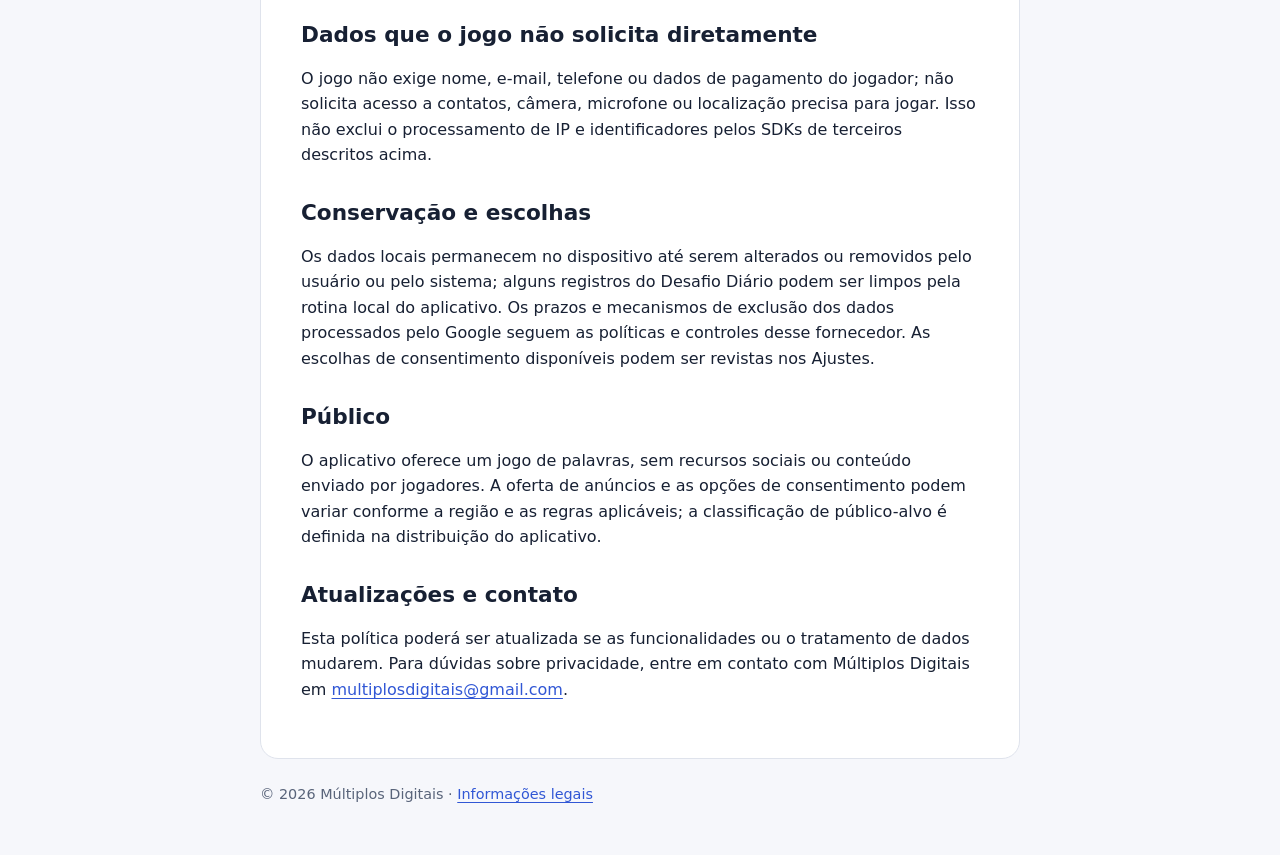
<file: mosaico-calmo/privacy/pt-br/index.html>
<!doctype html>
<html lang="pt-BR">
<head>
  <meta charset="utf-8">
  <meta name="viewport" content="width=device-width, initial-scale=1">
  <meta name="description" content="Política de privacidade do Mosaico Calmo: Caça-Palavras para Android.">
  <title>Política de Privacidade — Mosaico Calmo: Caça-Palavras</title>
  <link rel="stylesheet" href="../../../styles.css">
</head>
<body>
  <header>
    <a class="back" href="../../">← Mosaico Calmo</a>
    <p class="eyebrow">Múltiplos Digitais · Android</p>
    <h1>Política de Privacidade</h1>
    <p class="lead">Mosaico Calmo: Caça-Palavras</p>
    <p class="updated">Atualizada em 14 de outubro de 2026.</p>
    <nav class="language-nav" aria-label="Idioma da política">
      <a href="../pt-br/" aria-current="page">Português (Brasil)</a>
      <a href="../en/" lang="en">English</a>
      <a href="../es/" lang="es">Español</a>
    </nav>
  </header>
  <main>
    <h2>Como o aplicativo funciona</h2>
    <p>O Mosaico Calmo é um jogo de caça-palavras para Android. O jogo funciona principalmente sem internet e não exige conta, login ou cadastro. Não há servidor próprio para sincronizar seu progresso.</p>
    <h2>Dados guardados no dispositivo</h2>
    <p>O aplicativo guarda localmente, em armazenamento privado, progresso da Campanha e do Desafio Diário, pontuação, retomada de partidas, dicas usadas e preferências como idioma, acessibilidade e lembretes. Esses dados são usados para manter as funções do jogo e não são enviados a um backend próprio. Você pode alterar preferências no aplicativo; a limpeza dos dados do app ou a desinstalação pelo Android remove os dados locais conforme o comportamento do sistema. Isso não apaga necessariamente dados já processados por terceiros.</p>
    <h2>Anúncios e consentimento</h2>
    <p>O aplicativo usa Google Mobile Ads (AdMob) para exibir Banner na tela inicial e, se você escolher assistir, anúncio recompensado (Rewarded) para obter uma dica. A indisponibilidade de anúncios não impede o jogo local. Conforme a região e as regras aplicáveis, o SDK Google User Messaging Platform (UMP) apresenta opções de consentimento. O Centro de Privacidade explica esse caminho; quando disponíveis, as escolhas podem ser revistas em Ajustes → Opções de privacidade.</p>
    <p>Os serviços de anúncios podem processar e transmitir ao Google dados como endereço IP, identificadores do dispositivo ou de publicidade, interações com o aplicativo e anúncios e dados de diagnóstico, para veiculação, medição e prevenção de fraude. O uso efetivo depende da configuração, das escolhas de consentimento e das regras da região. Consulte a <a href="https://developers.google.com/admob/android/privacy/play-data-disclosure">divulgação de dados do Google Mobile Ads</a> e a <a href="https://policies.google.com/privacy">Política de Privacidade do Google</a>.</p>
    <h2>Firebase e análise de uso</h2>
    <p>O aplicativo inclui componentes do Firebase. Na configuração de produção preparada para o lançamento, o envio de eventos próprios de uso pelo Firebase Analytics está desativado. Isso não desativa os serviços de anúncios nem significa que nenhum SDK processe dados. Para detalhes sobre os SDKs Firebase, consulte a <a href="https://firebase.google.com/docs/android/play-data-disclosure">documentação de divulgação de dados do Firebase</a>.</p>
    <h2>Lembretes</h2>
    <p>Se você ativar lembretes e conceder a permissão exigida pelo Android, o aplicativo agenda notificações locais no aparelho. Você pode desligá-las nos Ajustes ou revogar a permissão no sistema. O aplicativo não mantém um serviço próprio de push remoto.</p>
    <h2>Dados que o jogo não solicita diretamente</h2>
    <p>O jogo não exige nome, e-mail, telefone ou dados de pagamento do jogador; não solicita acesso a contatos, câmera, microfone ou localização precisa para jogar. Isso não exclui o processamento de IP e identificadores pelos SDKs de terceiros descritos acima.</p>
    <h2>Conservação e escolhas</h2>
    <p>Os dados locais permanecem no dispositivo até serem alterados ou removidos pelo usuário ou pelo sistema; alguns registros do Desafio Diário podem ser limpos pela rotina local do aplicativo. Os prazos e mecanismos de exclusão dos dados processados pelo Google seguem as políticas e controles desse fornecedor. As escolhas de consentimento disponíveis podem ser revistas nos Ajustes.</p>
    <h2>Público</h2>
    <p>O aplicativo oferece um jogo de palavras, sem recursos sociais ou conteúdo enviado por jogadores. A oferta de anúncios e as opções de consentimento podem variar conforme a região e as regras aplicáveis; a classificação de público-alvo é definida na distribuição do aplicativo.</p>
    <h2>Atualizações e contato</h2>
    <p>Esta política poderá ser atualizada se as funcionalidades ou o tratamento de dados mudarem. Para dúvidas sobre privacidade, entre em contato com Múltiplos Digitais em <a href="mailto:multiplosdigitais@gmail.com">multiplosdigitais@gmail.com</a>.</p>
  </main>
  <footer>© 2026 Múltiplos Digitais · <a href="../../../">Informações legais</a></footer>
</body>
</html>
</file>
<file: styles.css>
:root {
  color-scheme: light dark;
  --bg: #f6f7fb;
  --surface: #ffffff;
  --text: #172033;
  --muted: #59647a;
  --accent: #3157d5;
  --border: #dfe3ec;
  --max: 760px;
}

@media (prefers-color-scheme: dark) {
  :root {
    --bg: #101522;
    --surface: #171e2f;
    --text: #f3f5fb;
    --muted: #b3bdd1;
    --accent: #9bb1ff;
    --border: #303a50;
  }
}

* { box-sizing: border-box; }

html { font-family: system-ui, -apple-system, BlinkMacSystemFont, "Segoe UI", sans-serif; line-height: 1.6; }
body { margin: 0; background: var(--bg); color: var(--text); }
a { color: var(--accent); text-underline-offset: 0.18em; }
a:focus-visible { outline: 3px solid var(--accent); outline-offset: 3px; border-radius: 2px; }

header, main, footer { width: min(calc(100% - 2rem), var(--max)); margin-inline: auto; }
header { padding: 3rem 0 1.5rem; }
main { background: var(--surface); border: 1px solid var(--border); border-radius: 18px; padding: clamp(1.25rem, 4vw, 2.5rem); }
footer { color: var(--muted); padding: 1.5rem 0 3rem; font-size: 0.9rem; }
h1, h2, h3 { line-height: 1.2; }
h1 { margin: 0 0 0.5rem; font-size: clamp(2rem, 7vw, 3.5rem); letter-spacing: -0.04em; }
h2 { margin-top: 2rem; font-size: 1.35rem; }
h3 { margin-top: 1.5rem; font-size: 1.05rem; }
p, li { max-width: 70ch; }
.eyebrow, .updated { color: var(--muted); }
.eyebrow { margin: 0 0 0.35rem; font-weight: 700; text-transform: uppercase; letter-spacing: 0.08em; font-size: 0.78rem; }
.lead { font-size: 1.15rem; color: var(--muted); }
.language-nav { display: flex; flex-wrap: wrap; gap: 0.65rem; margin-top: 1.25rem; }
.language-nav a { display: inline-block; border: 1px solid var(--border); border-radius: 999px; padding: 0.45rem 0.8rem; background: var(--surface); }
.feature-list { display: grid; grid-template-columns: repeat(auto-fit, minmax(180px, 1fr)); gap: 0.75rem; padding: 0; list-style: none; }
.feature-list li { border: 1px solid var(--border); border-radius: 12px; padding: 0.85rem 1rem; }
.notice { border-left: 4px solid var(--accent); padding: 0.75rem 1rem; background: var(--bg); }
.back { display: inline-block; margin-bottom: 1rem; }
code { overflow-wrap: anywhere; }

@media (max-width: 520px) {
  header { padding-top: 2rem; }
  main { border-radius: 12px; }
}
</file>
